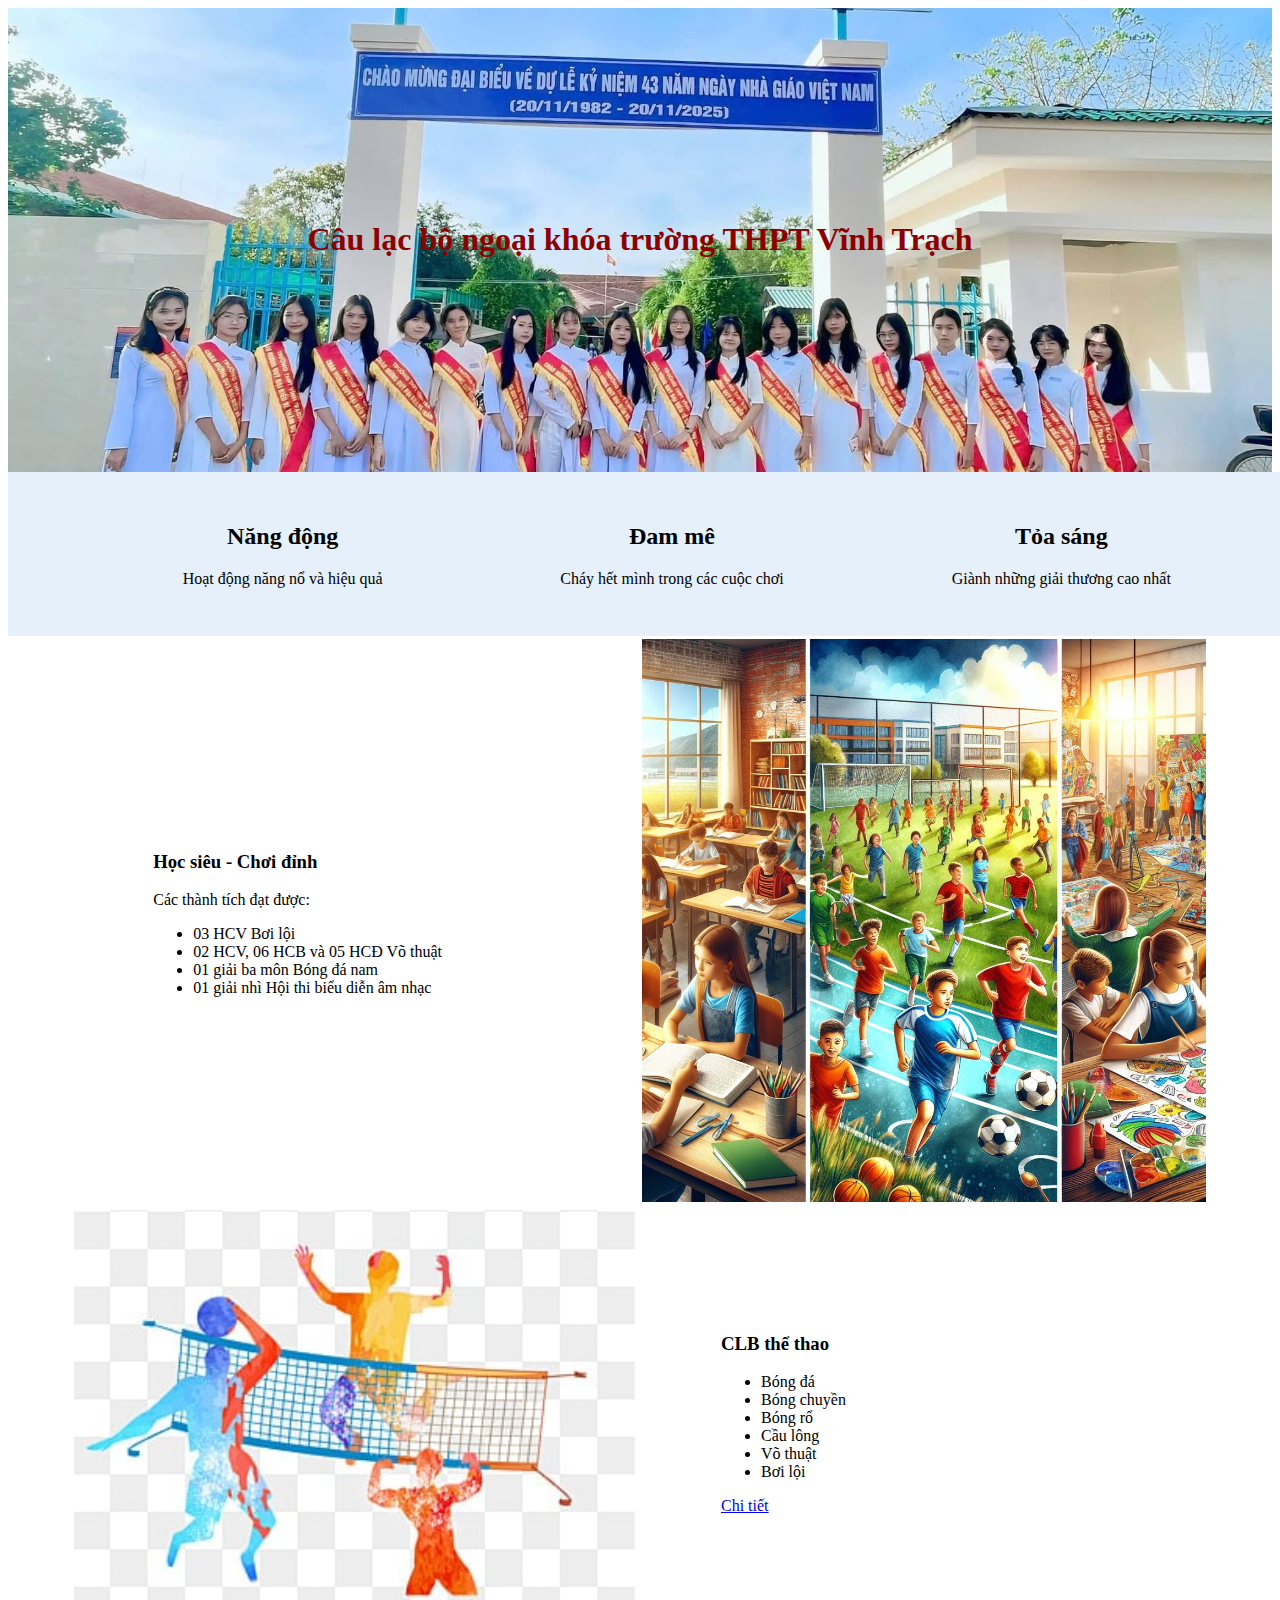
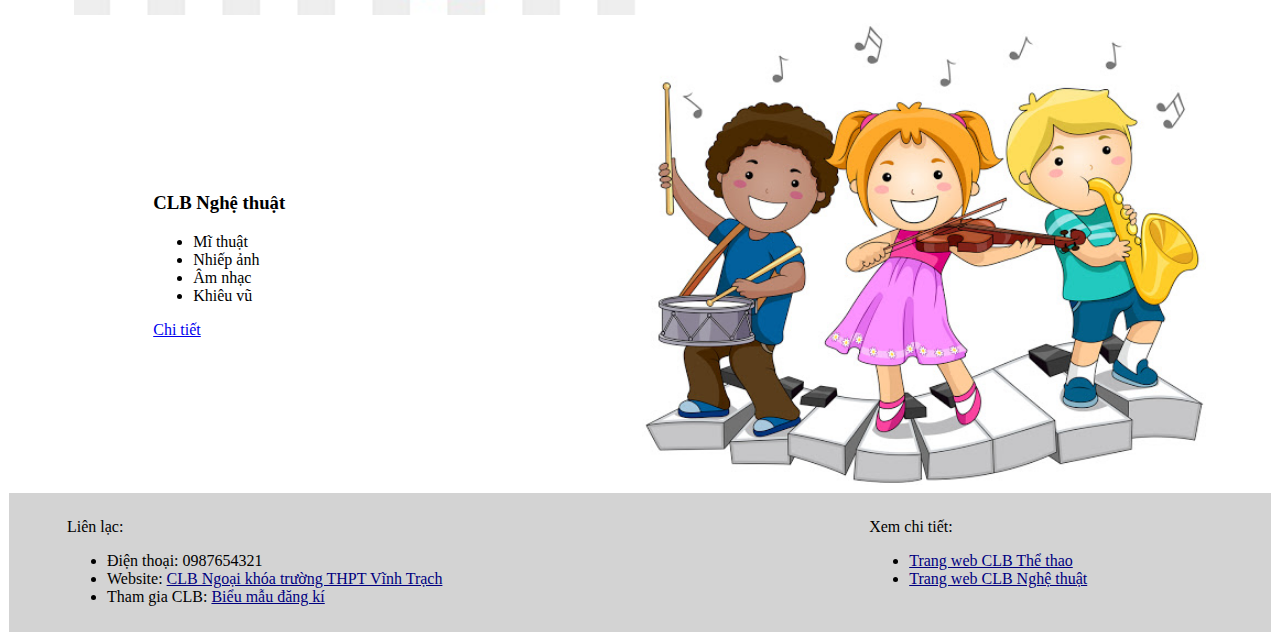
<file: index.html>
<!DOCTYPE html>
<html>
<head>
	<meta charset="utf-8">
	<meta name="viewport" content="width=device-width, initial-scale=1">
	<title> </title>
	<link rel="stylesheet" type="text/css" href="styles.css">
</head>
<body>
<header>
	<div class="banner">
		<h1>Câu lạc bộ ngoại khóa trường THPT Vĩnh Trạch</h1>
	</div>
	<div class="slogan">
		<div class="row">
			<div id="b3a" class="block_3">
				<h2>Năng động</h2>
				<p>Hoạt động năng nổ và hiệu quả</p>
			</div>
			<div id="b3b" class="block_3">
				<h2>Đam mê</h2>
				<p>Cháy hết mình trong các cuộc chơi</p>
			</div>
			<div id="b3c"class="block_3">
				<h2>Tỏa sáng</h2>
				<p>Giành những giải thương cao nhất</p>
			</div>	
		</div>
	</div>
</header>
<table>
	<tr>
		<td class="cell_text">
			<h3>Học siêu - Chơi đỉnh</h3>
			<p>Các thành tích đạt được:</p>
			<ul>
				<li>03 HCV Bơi lội</li>
				<li>02 HCV, 06 HCB và 05 HCĐ Võ thuật</li>
				<li>01 giải ba môn Bóng đá nam</li>
				<li>01 giải nhì Hội thi biểu diễn âm nhạc</li>
			</ul>
		</td>
		<td class="cell_img"><img src="images/cac_clb.png" class="img"></td>
	</tr>
	<tr>
		<td class="cell_img"><img src="images/bong_chuyen.png" alt="Câu lạc bộ thể thao" class="img"></td>
		<td class="cell_text">
			<h3>CLB thể thao</h3>
			<ul>
				<li>Bóng đá</li>
				<li>Bóng chuyền</li>
				<li>Bóng rổ</li>
				<li>Cầu lông</li>
				<li>Võ thuật</li>
				<li>Bơi lội</li>
			</ul>
			<a href="the_thao.html">Chi tiết</a>
		</td>
	</tr>
	<tr>
		<td class="cell_text">
		<h3>CLB Nghệ thuật</h3>
			<ul>
				<li>Mĩ thuật</li>
				<li>Nhiếp ảnh</li>
				<li>Âm nhạc</li>
				<li>Khiêu vũ</li>
			</ul>
			<a href="nghe_thuat.html">Chi tiết</a>
		</td>
		<td class="cell_img"><img src="images/am_nhac.png" alt="Câu lạc bộ nghệ thuật" class="img"></td>
	</tr>
</table>
<footer>
	<div class="row">
		<div style="width: 60%;">
			<p>Liên lạc:</p>
			<ul>
				<li>Điện thoại: 0987654321</li>
				<li>Website: <a href="index.html" class="link">CLB Ngoại khóa trường THPT Vĩnh Trạch </a></li>
				<li>Tham gia CLB: <a href="dang_ki.html" class="link">Biểu mẫu đăng kí</a></li>
			</ul>
		</div>
		<div style="width: 10%;"></div>
		<div style="width: 30%;">
		<p>Xem chi tiết:</p>
			<ul>
				<li><a href="the_thao.html" class="link">Trang web CLB Thể thao</a></li>
				<li><a href="nghe_thuat.html" class="link">Trang web CLB Nghệ thuật</a></li>
			</ul>
		</div>
	</div>
</footer>
</body>
</html>
</file>
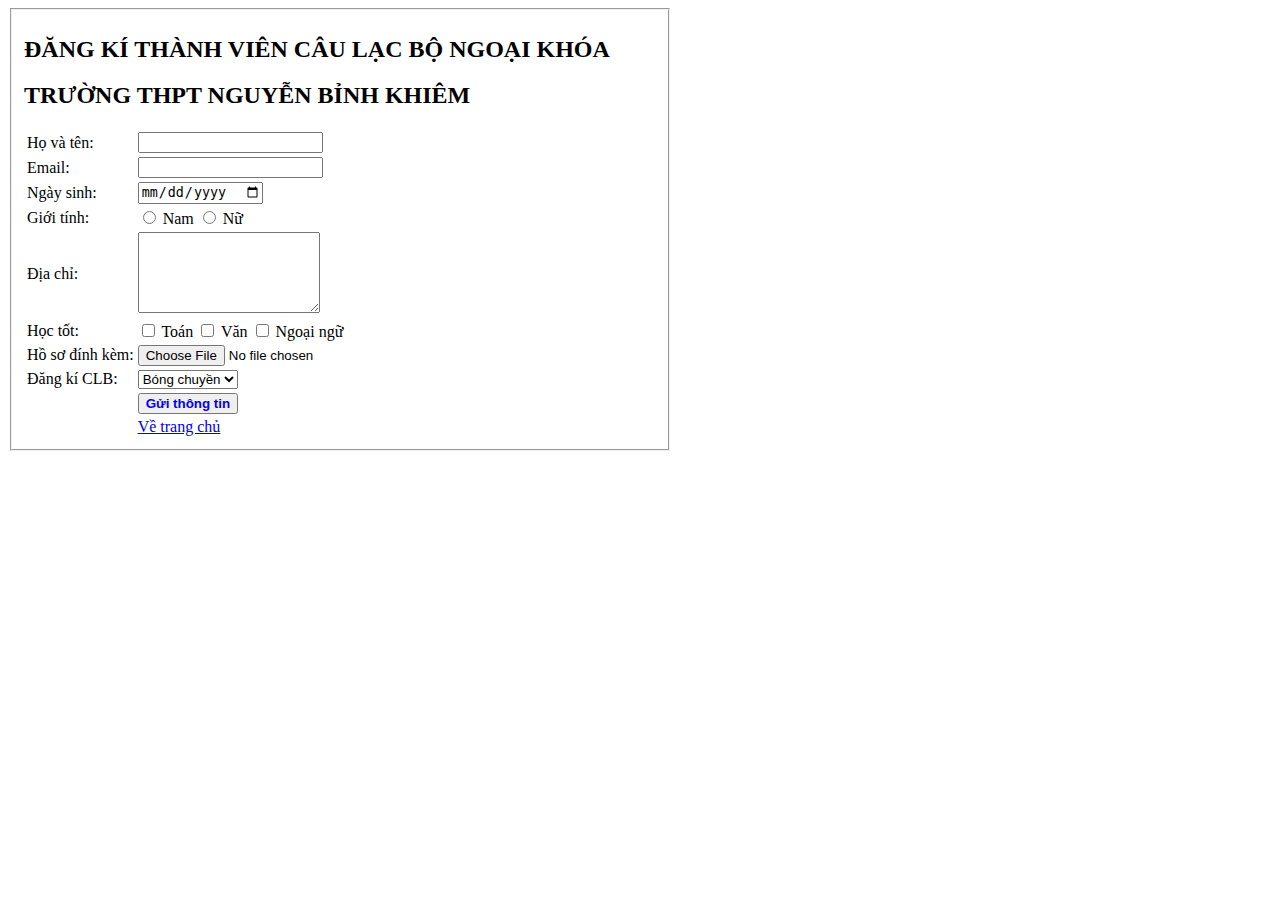
<file: dang_ki.html>
<!DOCTYPE html>
<html>
<head>
	<meta charset="utf-8">
	<meta name="viewport" content="width=device-width, initial-scale=1">
	<title></title>
</head>
<body>
	
<form>
	<fieldset style="width: 50%;">
		<h2>ĐĂNG KÍ THÀNH VIÊN CÂU LẠC BỘ NGOẠI KHÓA</h2>
		<h2>TRƯỜNG THPT NGUYỄN BỈNH KHIÊM</h2>
		<table>
			<tr>
				<td><label for="hoten">Họ và tên:</label></td>
				<td><input id="hoten" type="text"></td>
			</tr>
			<tr>
				<td><label for="email">Email:</label></td>
				<td><input id="email" type="email"></td>
			</tr>
			<tr>			
				<td><label for="ngaysinh">Ngày sinh:</label></td>
				<td><input id="ngaysinh" type="date"></td>
			</tr>
			<tr>
				<td><label>Giới tính:</label></td>
				<td>
				<input id="nam" type="radio" name="gioitinh" value="nam">
				<label for="nam">Nam</label>
				<input id="nu" type="radio" name="gioitinh" value="nu">
				<label for="nu">Nữ</label>
				</td>
			</tr>
			<tr>			
				<td><label for="diachi">Địa chỉ:</label></td>
				<td><textarea id="diachi" name="diachi" rows="5" cols="20">
					</textarea>
				</td>
			</tr>
				<td><label>Học tốt:</label></td>
				<td>
				<input type="checkbox" id="toan" name="monthi" value="toan">
				<label for="toan">Toán</label>
				<input type="checkbox" id="van" name="monthi" value="van">
				<label for="van">Văn</label>
				<input type="checkbox" id="ngoaingu" name="monthi" value="ngoaingu">
				<label for="ngoaingu">Ngoại ngữ</label></td>
			</tr>
			<tr>			
				<td><label for="hoso">Hồ sơ đính kèm:</label></td>
				<td><input id="hoso" type="file"></td>
			</tr>
			<tr>
				<td><label for="dk">Đăng kí CLB:</label></td>
				<td><select id="dk" name="dk">
					<option value="bc">Bóng chuyền</option>
					<option value="bd">Bóng đá</option>				
					<option value="br">Bóng rổ</option>
					<option value="bl">Bơi lội</option>
					<option value="cl">Cầu lông</option>
					<option value="vt">Võ thuật</option>				
					<option value="an">Âm nhạc</option>
					<option value="kv">Khiêu vũ</option>
					<option value="mt">Mĩ thuật</option>
					<option value="na">Nhiếp ảnh</option>
				</select>
				</td>
			</tr>
			<tr><td></td>
				<td ><button style="color: blue; font-weight: bold;" type="submit">Gửi thông tin</button></td>
			</tr>
			<tr><td></td>
				<td ><a href="index.html" class="link">Về trang chủ </a></td>
			</tr>
			
		</table>
	</fieldset>
</form>
</body>
</html>
</file>
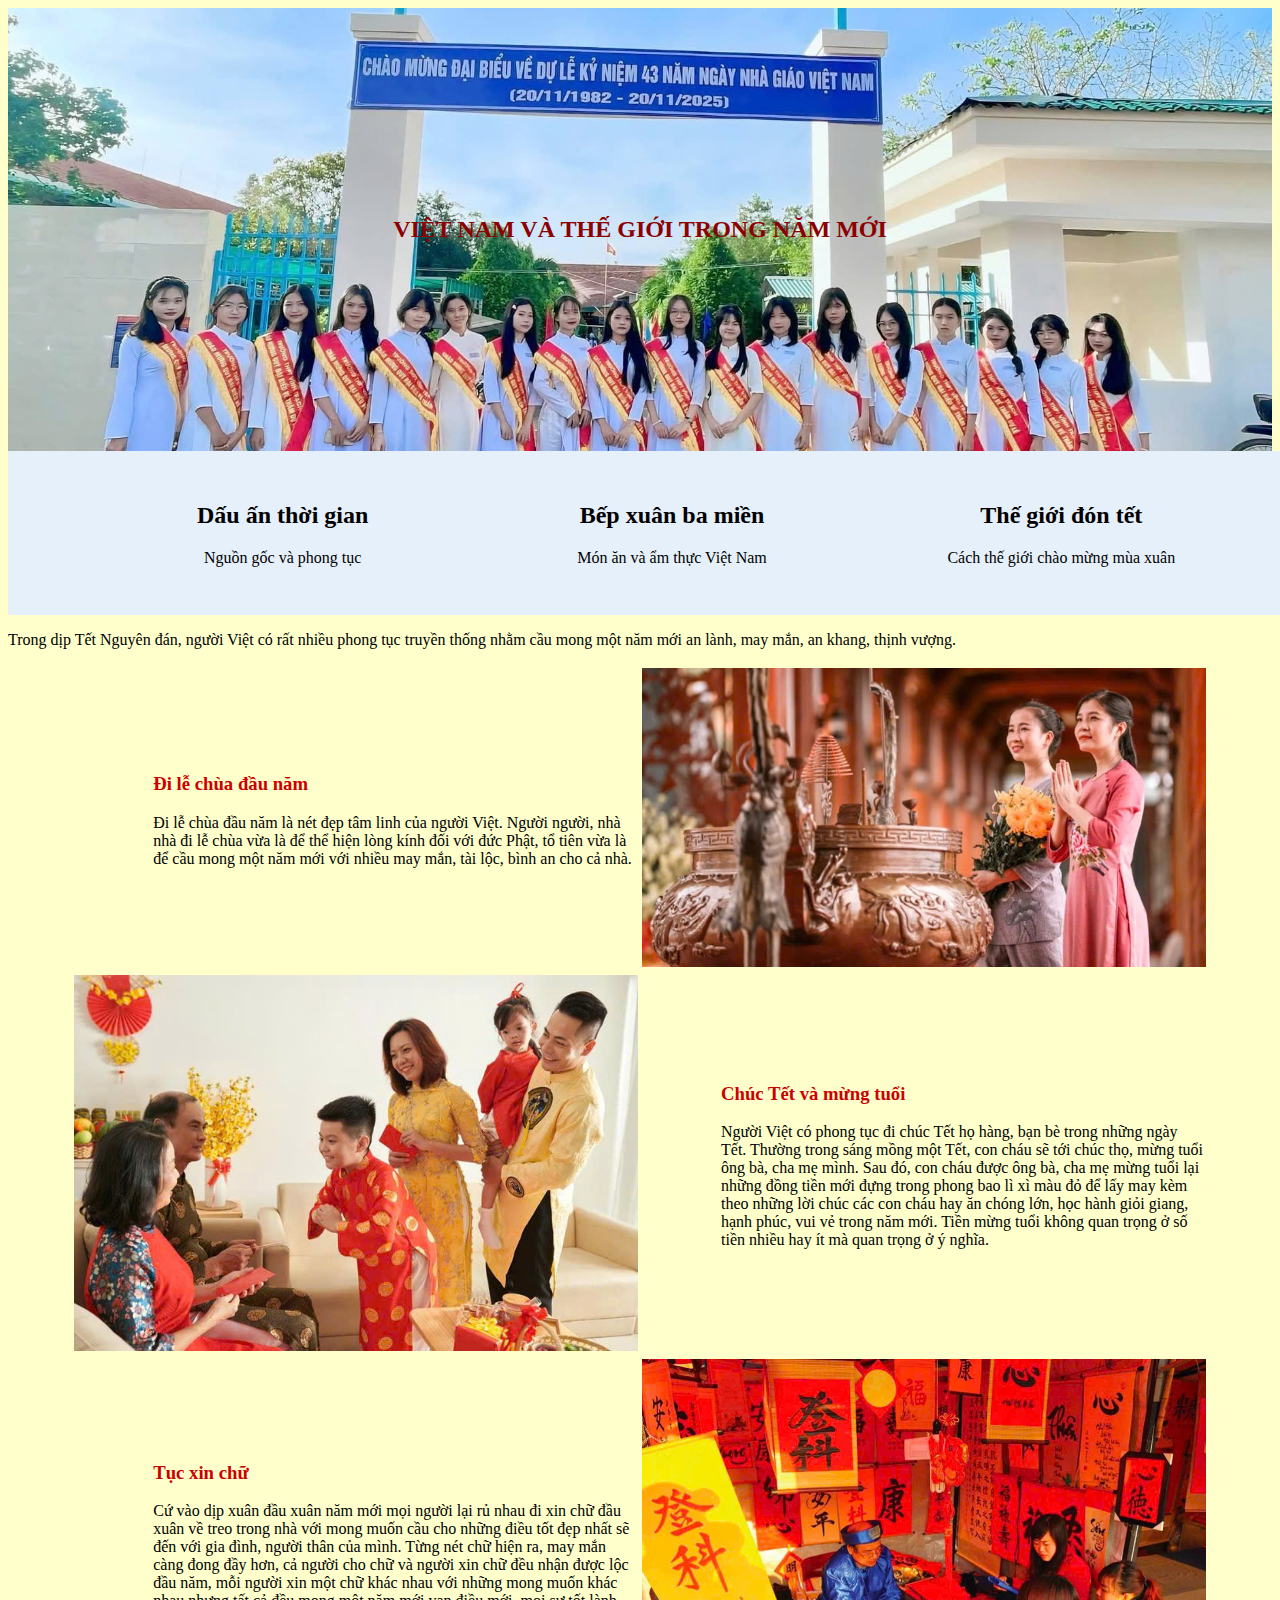
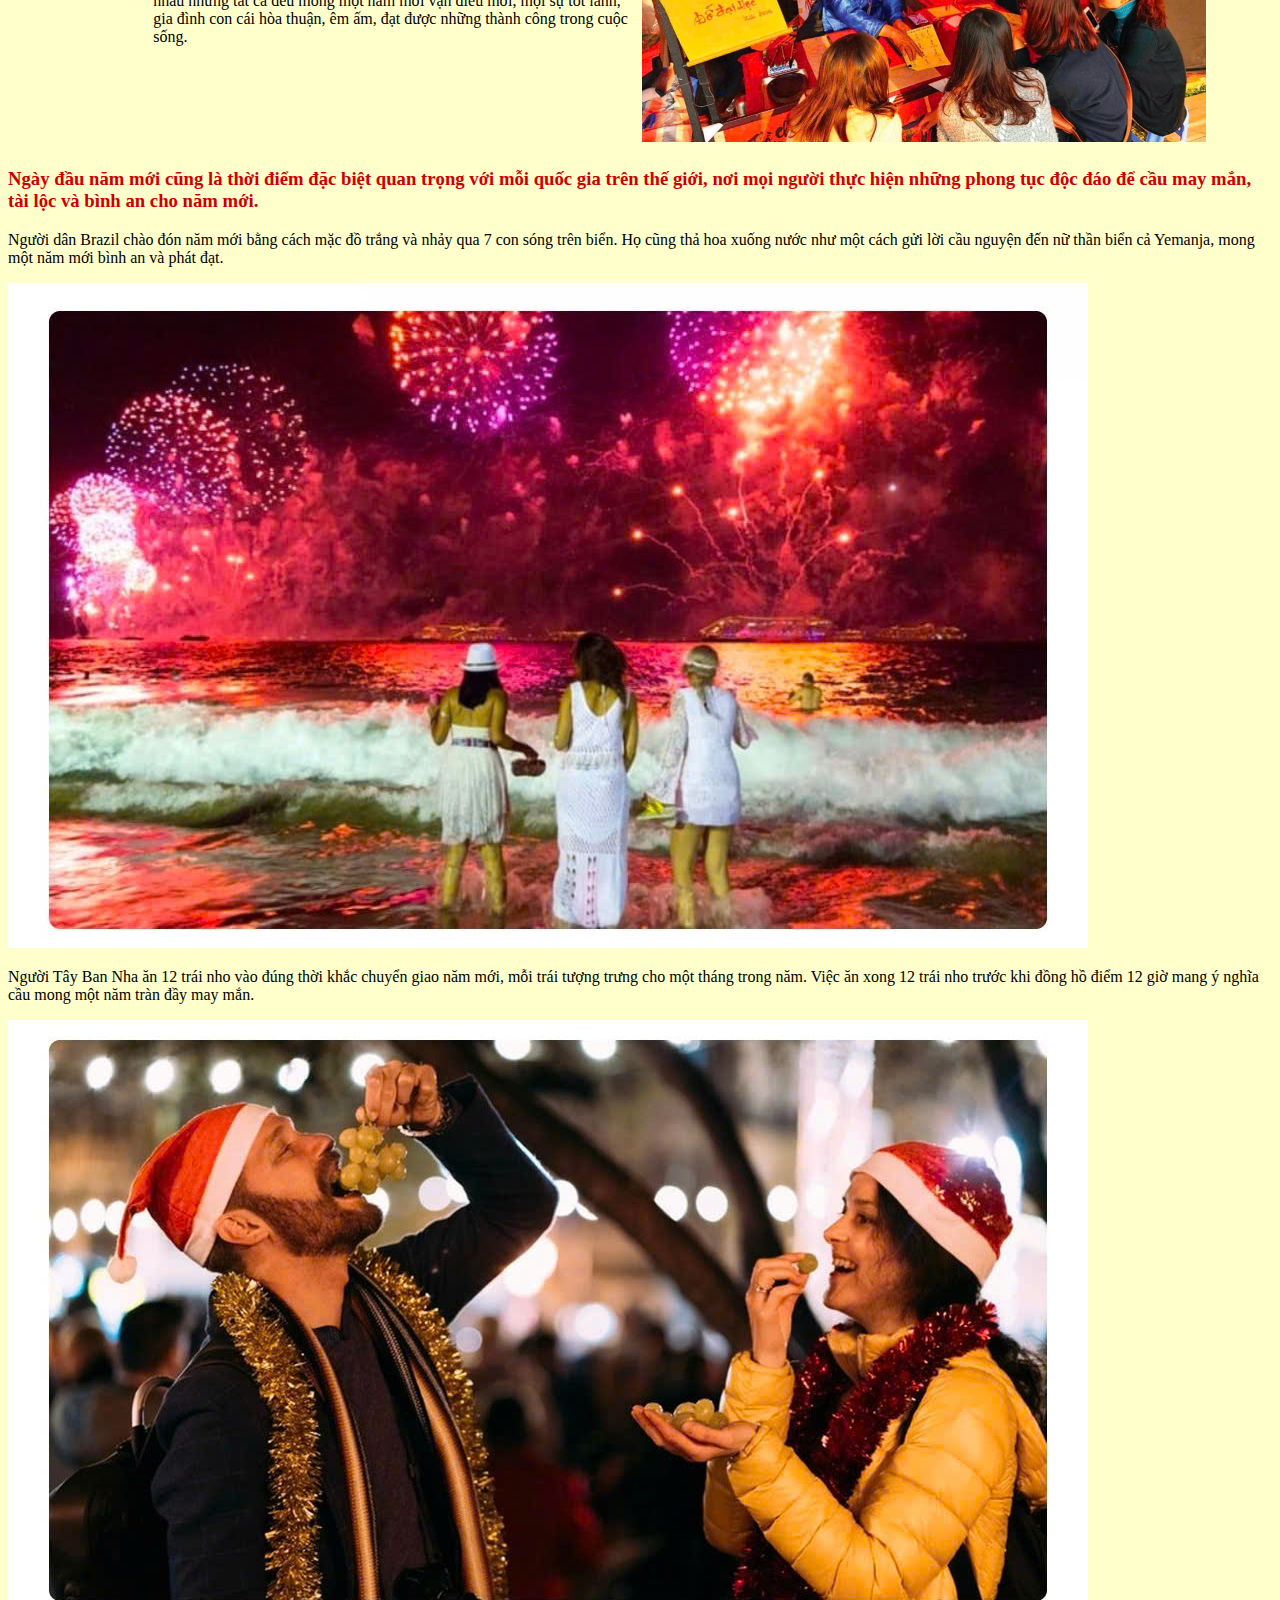
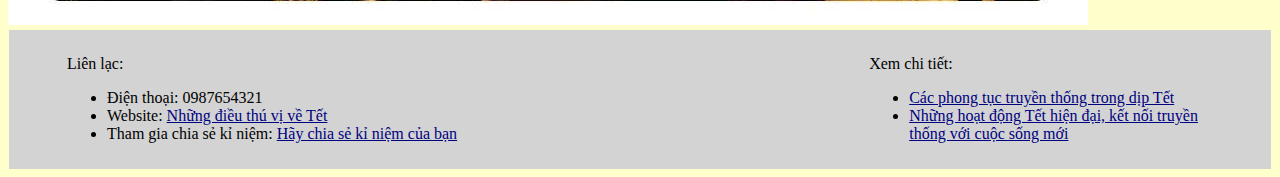
<file: hiendai.html>
<!DOCTYPE html>
<html>
<head>
	<meta charset="utf-8">
	<meta name="viewport" content="width=device-width, initial-scale=1">
	<title> </title>
	<link rel="stylesheet" type="text/css" href="styles.css">
    <style> body {background-color: #ffffcc;}
	span {color:#cc0000;} h1 {font-size:150%;}</style>
</head>
<body>
<header>
	<div class="banner">
		<h1>VIỆT NAM VÀ THẾ GIỚI TRONG NĂM MỚI</h1>
	</div>
	<div class="slogan">
		<div class="row">
			<div id="b3a" class="block_3">
				<h2>Dấu ấn thời gian</h2>
				<p>Nguồn gốc và phong tục</p>
			</div>
			<div id="b3b" class="block_3">
				<h2>Bếp xuân ba miền</h2>
				<p>Món ăn và ẩm thực Việt Nam</p>
			</div>
			<div id="b3c"class="block_3">
				<h2>Thế giới đón tết</h2>
				<p>Cách thế giới chào mừng mùa xuân</p>
			</div>	
		</div>
	</div>
</header>
	<p>Trong dịp Tết Nguyên đán, người Việt có rất nhiều phong tục truyền thống nhằm cầu mong một năm mới an lành, may mắn, an khang, thịnh vượng.</p>
<table>
	<tr>
		<td class="cell_text">
			<h3><span>Đi lễ chùa đầu năm</span></h3>
			<p> Đi lễ chùa đầu năm là nét đẹp tâm linh của người Việt. Người người, nhà nhà đi lễ chùa vừa là để thể hiện lòng kính đối với đức Phật, tổ tiên vừa là để cầu mong một năm mới với nhiều may mắn, tài lộc, bình an cho cả nhà.</p>
		</td>
		<td class="cell_img"><img src="image/chua.jpg" class="img"></td>
	</tr>
	<tr>
		<td class="cell_img"><img src="image/chuctet.jpg" alt="Chúc tết mọi người" class="img"></td>
		<td class="cell_text">
			<h3><span>Chúc Tết và mừng tuổi</span></h3>
			<p> Người Việt có phong tục đi chúc Tết họ hàng, bạn bè trong những ngày Tết. Thường trong sáng mồng một Tết, con cháu sẽ tới chúc thọ, mừng tuổi ông bà, cha mẹ mình. Sau đó, con cháu được ông bà, cha mẹ mừng tuổi lại những đồng tiền mới đựng trong phong bao lì xì màu đỏ để lấy may kèm theo những lời chúc các con cháu hay ăn chóng lớn, học hành giỏi giang, hạnh phúc, vui vẻ trong năm mới. Tiền mừng tuổi không quan trọng ở số tiền nhiều hay ít mà quan trọng ở ý nghĩa.</p>
		</td>
	</tr>
	<tr>
		<td class="cell_text">
		<h3><span>Tục xin chữ</span></h3>
			<p>Cứ vào dịp xuân đầu xuân năm mới mọi người lại rủ nhau đi xin chữ đầu xuân về treo trong nhà với mong muốn cầu cho những điều tốt đẹp nhất sẽ đến với gia đình, người thân của mình. Từng nét chữ hiện ra, may mắn càng đong đầy hơn, cả người cho chữ và người xin chữ đều nhận được lộc đầu năm, mỗi người xin một chữ khác nhau với những mong muốn khác nhau nhưng tất cả đều mong một năm mới vạn điều mới, mọi sự tốt lành, gia đình con cái hòa thuận, êm ấm, đạt được những thành công trong cuộc sống.</p>
		</td>
		<td class="cell_img"><img src="image/chu.jpg" alt="Tục xin chữ đầu năm" class="img"></td>
	</tr>
</table>
	<h3><span>Ngày đầu năm mới cũng là thời điểm đặc biệt quan trọng với mỗi quốc gia trên thế giới, nơi mọi người thực hiện những phong tục độc đáo để cầu may mắn, tài lộc và bình an cho năm mới.</span></h3>
    <p> Người dân Brazil chào đón năm mới bằng cách mặc đồ trắng và nhảy qua 7 con sóng trên biển. Họ cũng thả hoa xuống nước như một cách gửi lời cầu nguyện đến nữ thần biển cả Yemanja, mong một năm mới bình an và phát đạt.</p>
	<img src="image/song.jpg" alt=" Nhảy qua các con sóng">
	<p>Người Tây Ban Nha ăn 12 trái nho vào đúng thời khắc chuyển giao năm mới, mỗi trái tượng trưng cho một tháng trong năm. Việc ăn xong 12 trái nho trước khi đồng hồ điểm 12 giờ mang ý nghĩa cầu mong một năm tràn đầy may mắn.</p>
    <img src="image/nho2.jpg" alt="Ăn nho vào ngày năm mới">
	<footer>
	<div class="row">
		<div style="width: 60%;">
			<p>Liên lạc:</p>
			<ul>
				<li>Điện thoại: 0987654321</li>
				<li>Website: <a href="index.html" class="link">Những điều thú vị về Tết</a></li>
				<li>Tham gia chia sẻ kỉ niệm: <a href="dang_ki.html" class="link"> Hãy chia sẻ kỉ niệm của bạn</a></li>
			</ul>
		</div>
		<div style="width: 10%;"></div>
		<div style="width: 30%;">
		<p>Xem chi tiết:</p>
			<ul>
				<li><a href="phongtuc-monan.html" class="link">Các phong tục truyền thống trong dịp Tết</a></li>
				<li><a href="hiendai.html" class="link">Những hoạt động Tết hiện đại, kết nối truyền thống với cuộc sống mới</a></li>
			</ul>
		</div>
	</div>
</footer>
</body>
</html>
</file>
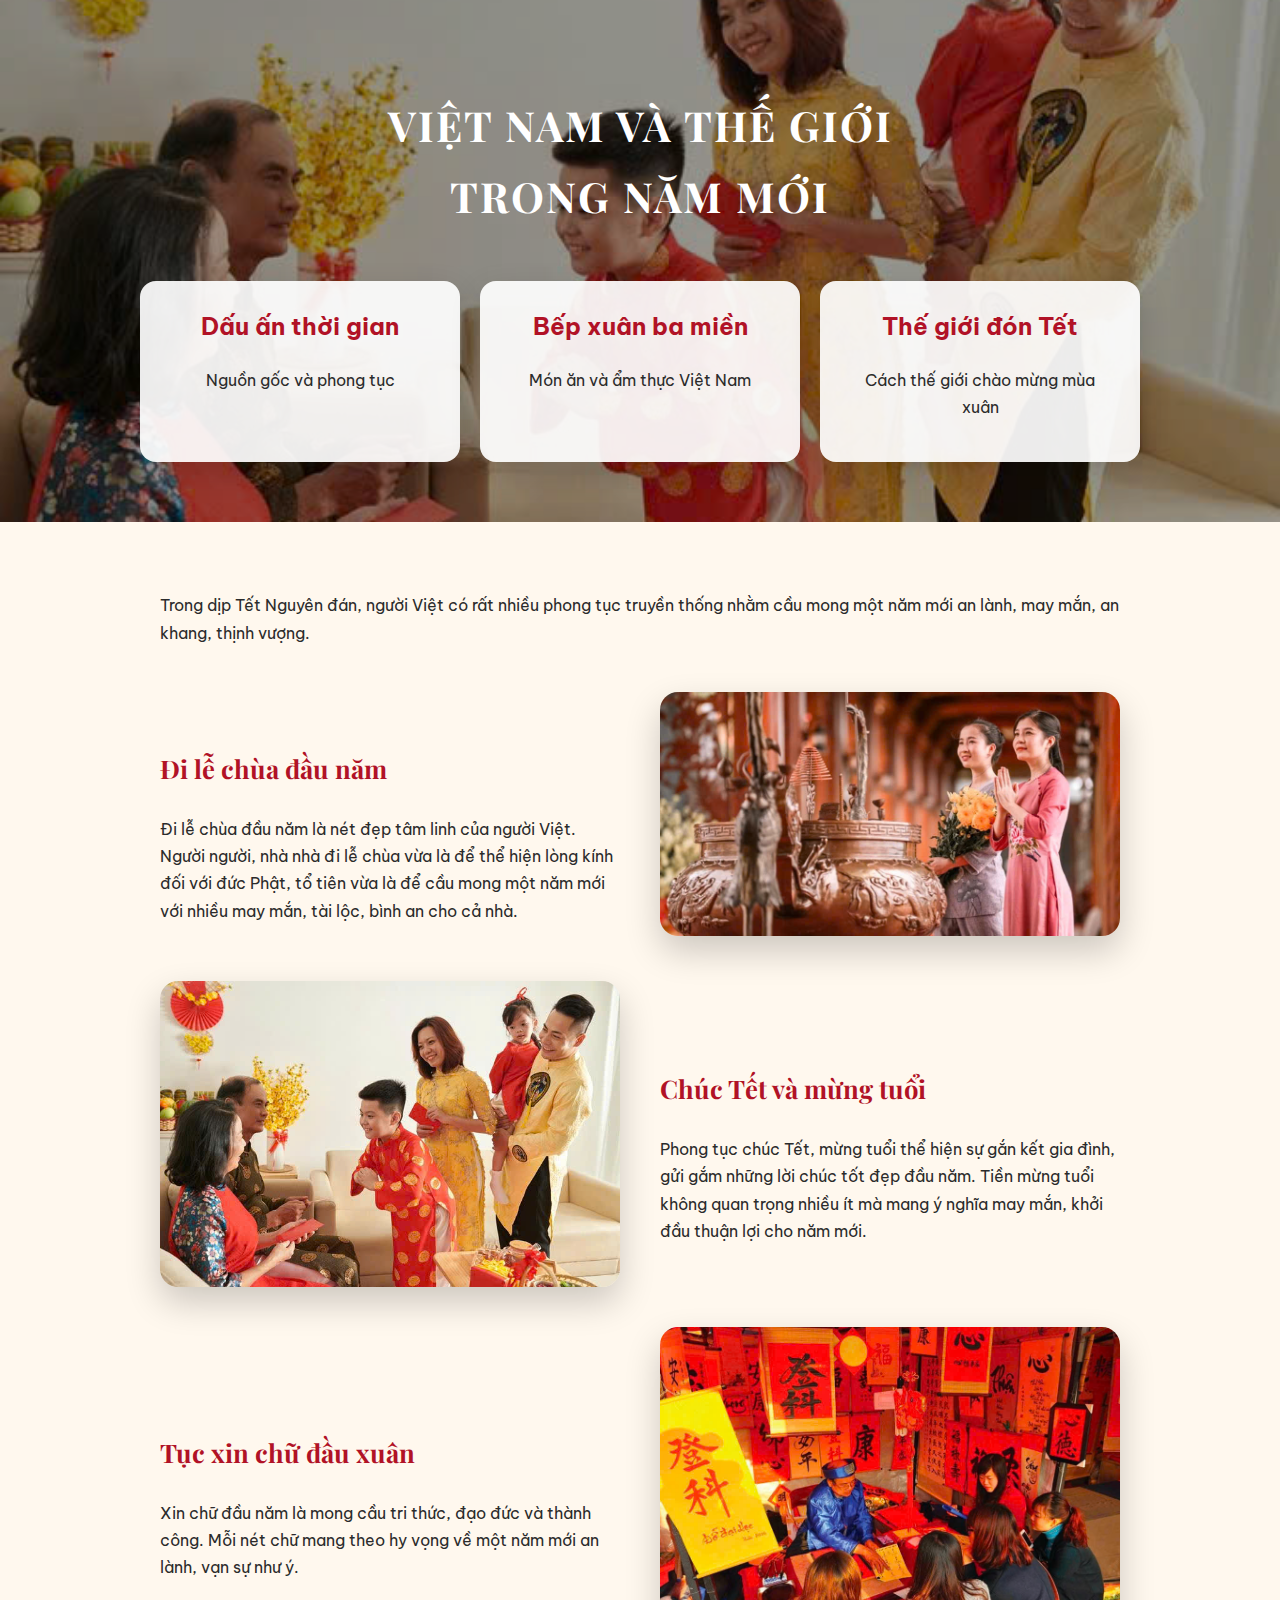
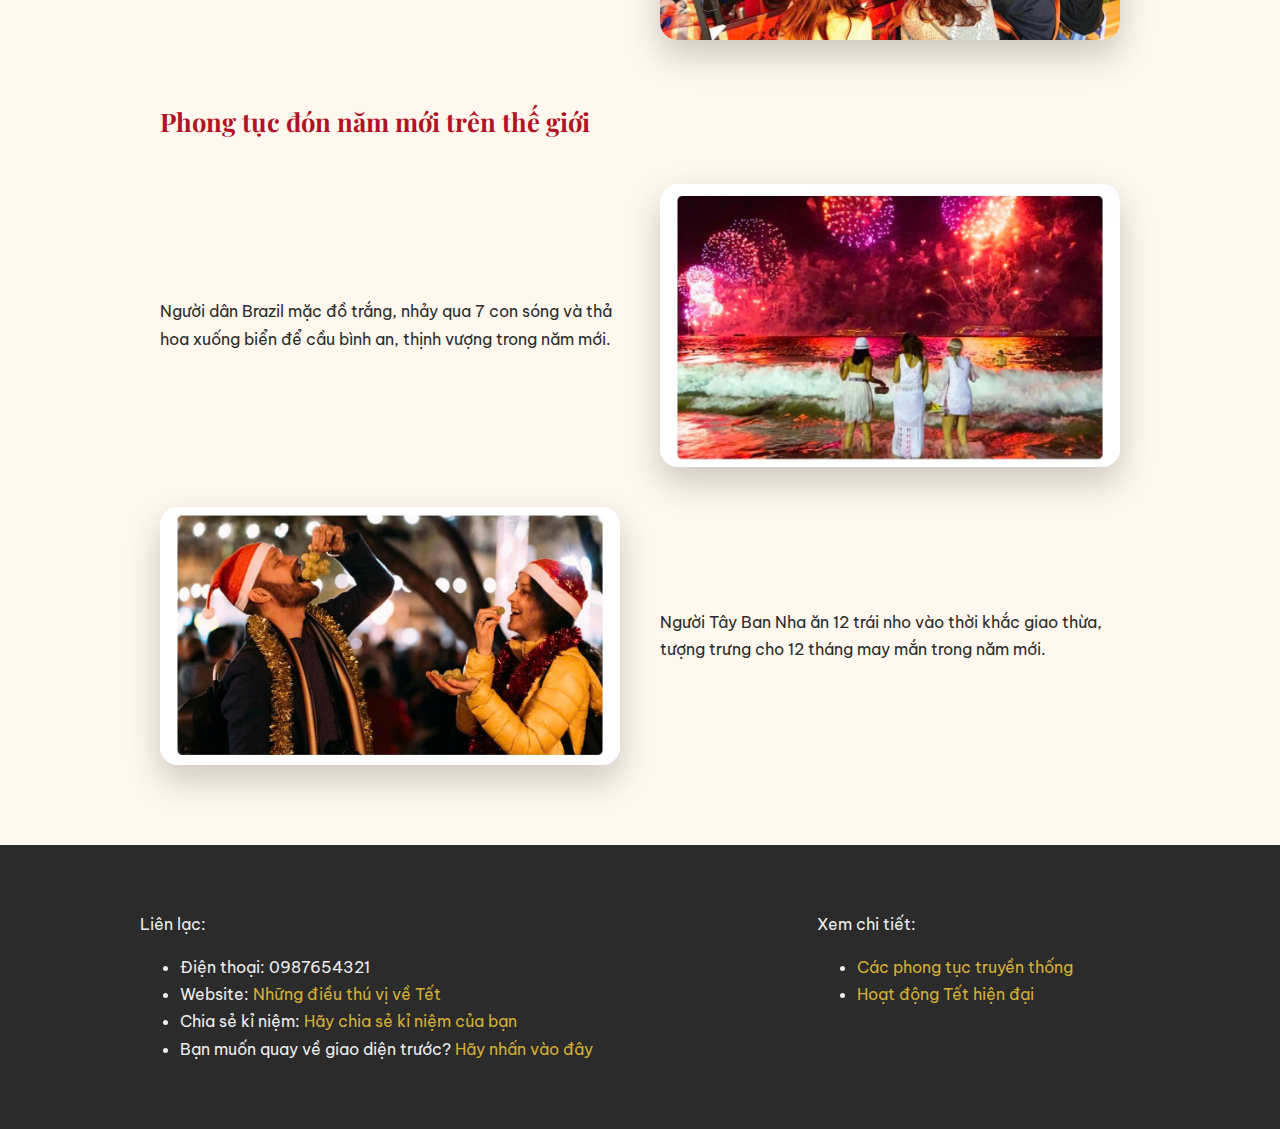
<file: hiendai2 (1).html>
<!DOCTYPE html>
<html lang="vi">
<head>
  <meta charset="utf-8">
  <meta name="viewport" content="width=device-width, initial-scale=1">
  <title>Việt Nam và Thế giới trong năm mới</title>
  <link href="https://fonts.googleapis.com/css2?family=Playfair+Display:wght@600;700&family=Be+Vietnam+Pro:wght@300;400;500&display=swap" rel="stylesheet">
  <style>
    :root{
      --red:#b11226;
      --gold:#d4af37;
      --cream:#fff8ee;
      --dark:#2b2b2b;
    }
    *{box-sizing:border-box}
    body{
      margin:0;
      font-family:'Be Vietnam Pro',sans-serif;
      background:var(--cream);
      color:var(--dark);
      line-height:1.7;
    }
    header{
      background:linear-gradient(rgba(0,0,0,.4),rgba(0,0,0,.4)),url('image/chuctet.jpg') center/cover no-repeat;
      color:#fff;
      text-align:center;
      padding:90px 20px 60px;
    }
    header h1{
      font-family:'Playfair Display',serif;
      font-size:2.6rem;
      margin:0;
      letter-spacing:2px;
    }
    .slogan{
      display:grid;
      grid-template-columns:repeat(auto-fit,minmax(220px,1fr));
      gap:20px;
      max-width:1000px;
      margin:50px auto 0;
    }
    .block{
      background:rgba(255,255,255,.92);
      color:var(--dark);
      border-radius:16px;
      padding:25px;
      box-shadow:0 10px 30px rgba(0,0,0,.15);
      transition:.3s;
    }
    .block:hover{transform:translateY(-6px)}
    .block h2{color:var(--red);margin-top:0}
    main{
      max-width:1000px;
      margin:70px auto;
      padding:0 20px;
    }
    h3{
      font-family:'Playfair Display',serif;
      color:var(--red);
      font-size:1.6rem;
      margin-top:60px;
    }
    .section{
      display:grid;
      grid-template-columns:1fr 1fr;
      gap:40px;
      align-items:center;
      margin-top:40px;
    }
    .section:nth-child(even){grid-template-columns:1fr 1fr}
    .section img{
      width:100%;
      border-radius:18px;
      box-shadow:0 15px 35px rgba(0,0,0,.2);
    }
    @media(max-width:768px){
      .section{grid-template-columns:1fr}
    }
    footer{
      background:var(--dark);
      color:#eee;
      padding:50px 20px;
      margin-top:80px;
    }
    footer .row{
      max-width:1000px;
      margin:auto;
      display:flex;
      flex-wrap:wrap;
      gap:30px;
    }
    footer a{color:var(--gold);text-decoration:none}
  </style>
</head>
<body>
<header>
  <h1>VIỆT NAM VÀ THẾ GIỚI<br>TRONG NĂM MỚI</h1>
  <div class="slogan">
    <div class="block">
      <h2>Dấu ấn thời gian</h2>
      <p>Nguồn gốc và phong tục</p>
    </div>
    <div class="block">
      <h2>Bếp xuân ba miền</h2>
      <p>Món ăn và ẩm thực Việt Nam</p>
    </div>
    <div class="block">
      <h2>Thế giới đón Tết</h2>
      <p>Cách thế giới chào mừng mùa xuân</p>
    </div>
  </div>
</header>
<main>
  <p>Trong dịp Tết Nguyên đán, người Việt có rất nhiều phong tục truyền thống nhằm cầu mong một năm mới an lành, may mắn, an khang, thịnh vượng.</p>
  <div class="section">
    <div>
      <h3>Đi lễ chùa đầu năm</h3>
      <p>Đi lễ chùa đầu năm là nét đẹp tâm linh của người Việt. Người người, nhà nhà đi lễ chùa vừa là để thể hiện lòng kính đối với đức Phật, tổ tiên vừa là để cầu mong một năm mới với nhiều may mắn, tài lộc, bình an cho cả nhà.</p>
    </div>
    <img src="image/chua.jpg" alt="Đi lễ chùa đầu năm">
  </div>
  <div class="section">
    <img src="image/chuctet.jpg" alt="Chúc Tết và mừng tuổi">
    <div>
      <h3>Chúc Tết và mừng tuổi</h3>
      <p>Phong tục chúc Tết, mừng tuổi thể hiện sự gắn kết gia đình, gửi gắm những lời chúc tốt đẹp đầu năm. Tiền mừng tuổi không quan trọng nhiều ít mà mang ý nghĩa may mắn, khởi đầu thuận lợi cho năm mới.</p>
    </div>
  </div>
  <div class="section">
    <div>
      <h3>Tục xin chữ đầu xuân</h3>
      <p>Xin chữ đầu năm là mong cầu tri thức, đạo đức và thành công. Mỗi nét chữ mang theo hy vọng về một năm mới an lành, vạn sự như ý.</p>
    </div>
    <img src="image/chu.jpg" alt="Tục xin chữ đầu năm">
  </div>
  <h3>Phong tục đón năm mới trên thế giới</h3>
  <div class="section">
    <div>
      <p>Người dân Brazil mặc đồ trắng, nhảy qua 7 con sóng và thả hoa xuống biển để cầu bình an, thịnh vượng trong năm mới.</p>
    </div>
    <img src="image/song.jpg" alt="Brazil đón năm mới">
  </div>
  <div class="section">
    <img src="image/nho2.jpg" alt="Tây Ban Nha ăn nho ngày đầu năm">
    <div>
      <p>Người Tây Ban Nha ăn 12 trái nho vào thời khắc giao thừa, tượng trưng cho 12 tháng may mắn trong năm mới.</p>
    </div>
  </div>
</main>
<footer>
  <div class="row">
    <div style="flex:2">
      <p>Liên lạc:</p>
      <ul>
        <li>Điện thoại: 0987654321</li>
        <li>Website: <a href="index2.html">Những điều thú vị về Tết</a></li>
        <li>Chia sẻ kỉ niệm: <a href="dangki2.html">Hãy chia sẻ kỉ niệm của bạn</a></li>
        <li>Bạn muốn quay về giao diện trước? <a href="index.html">Hãy nhấn vào đây</a></li>
      </ul>
    </div>
    <div style="flex:1">
      <p>Xem chi tiết:</p>
      <ul>
        <li><a href="phongtuc2.html">Các phong tục truyền thống</a></li>
        <li><a href="hiendai2.html">Hoạt động Tết hiện đại</a></li>
      </ul>
    </div>
  </div>
</footer>
</body>
</html>
</file>
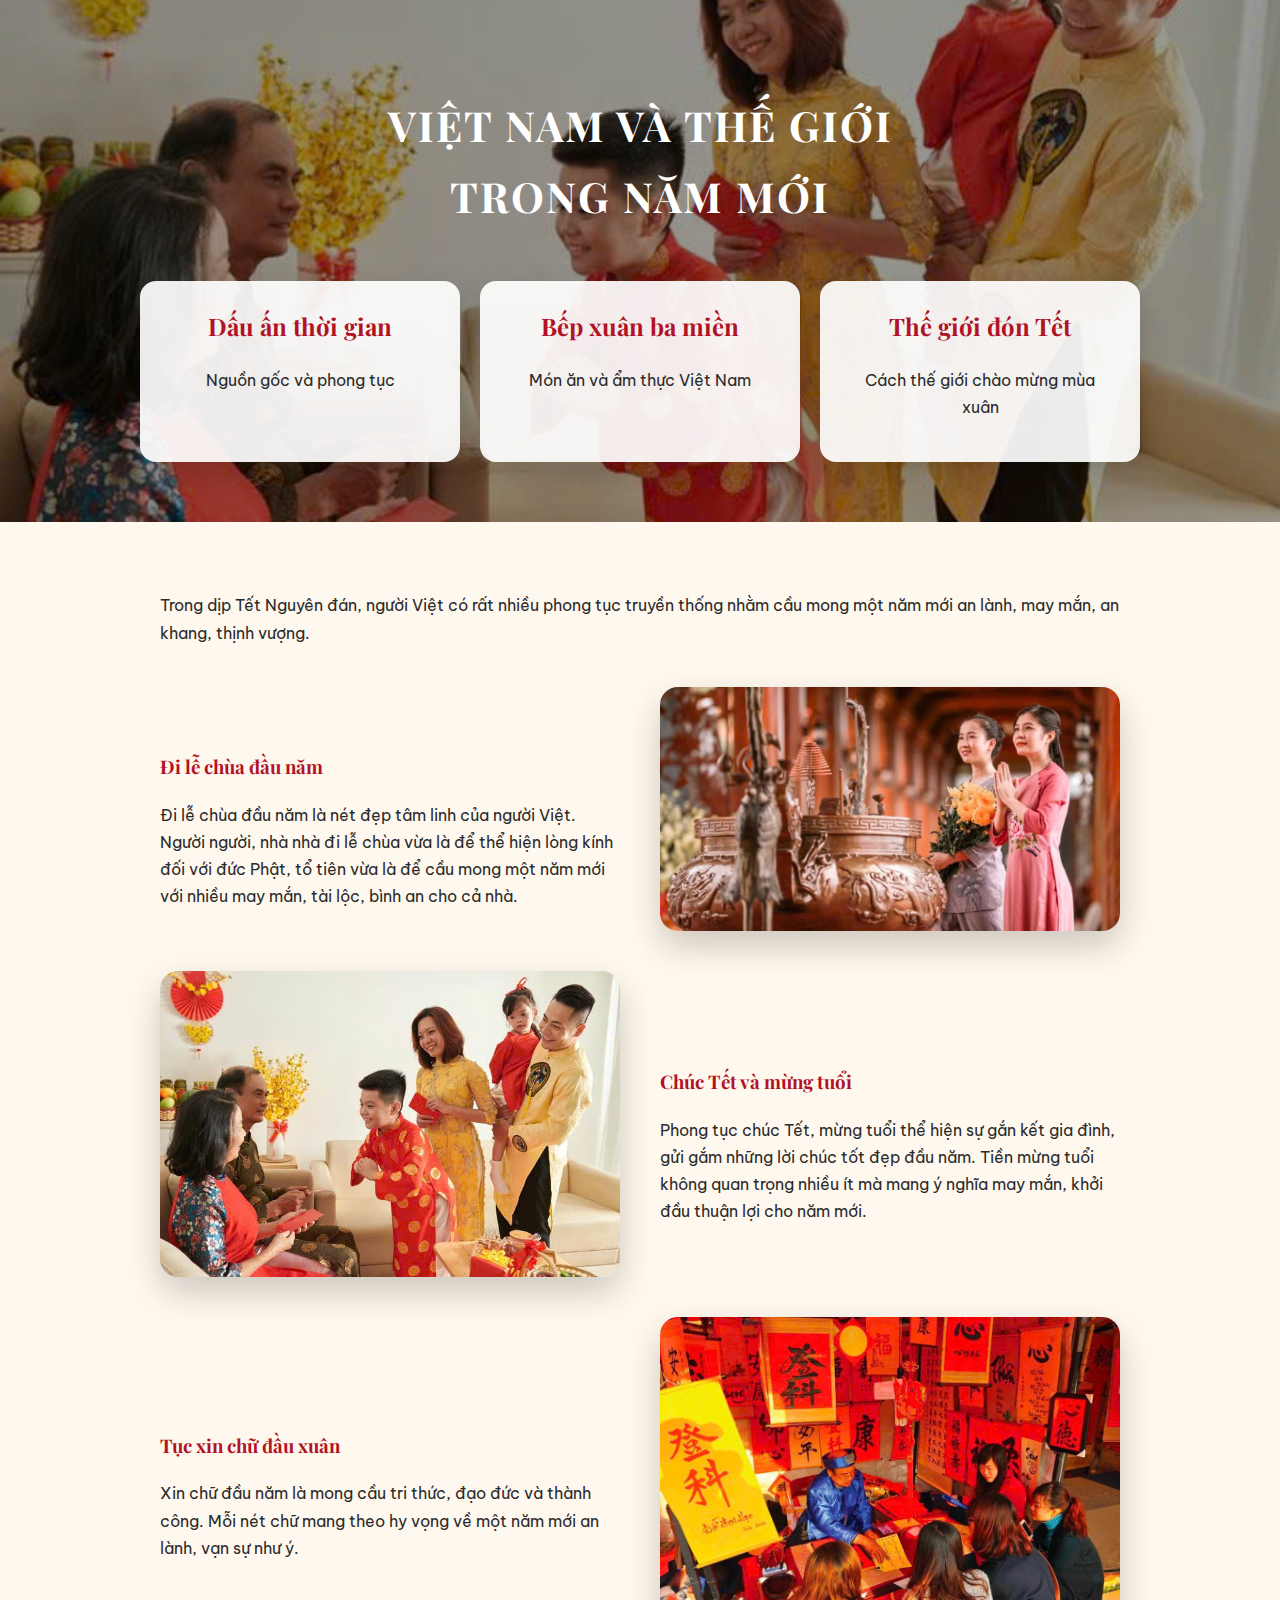
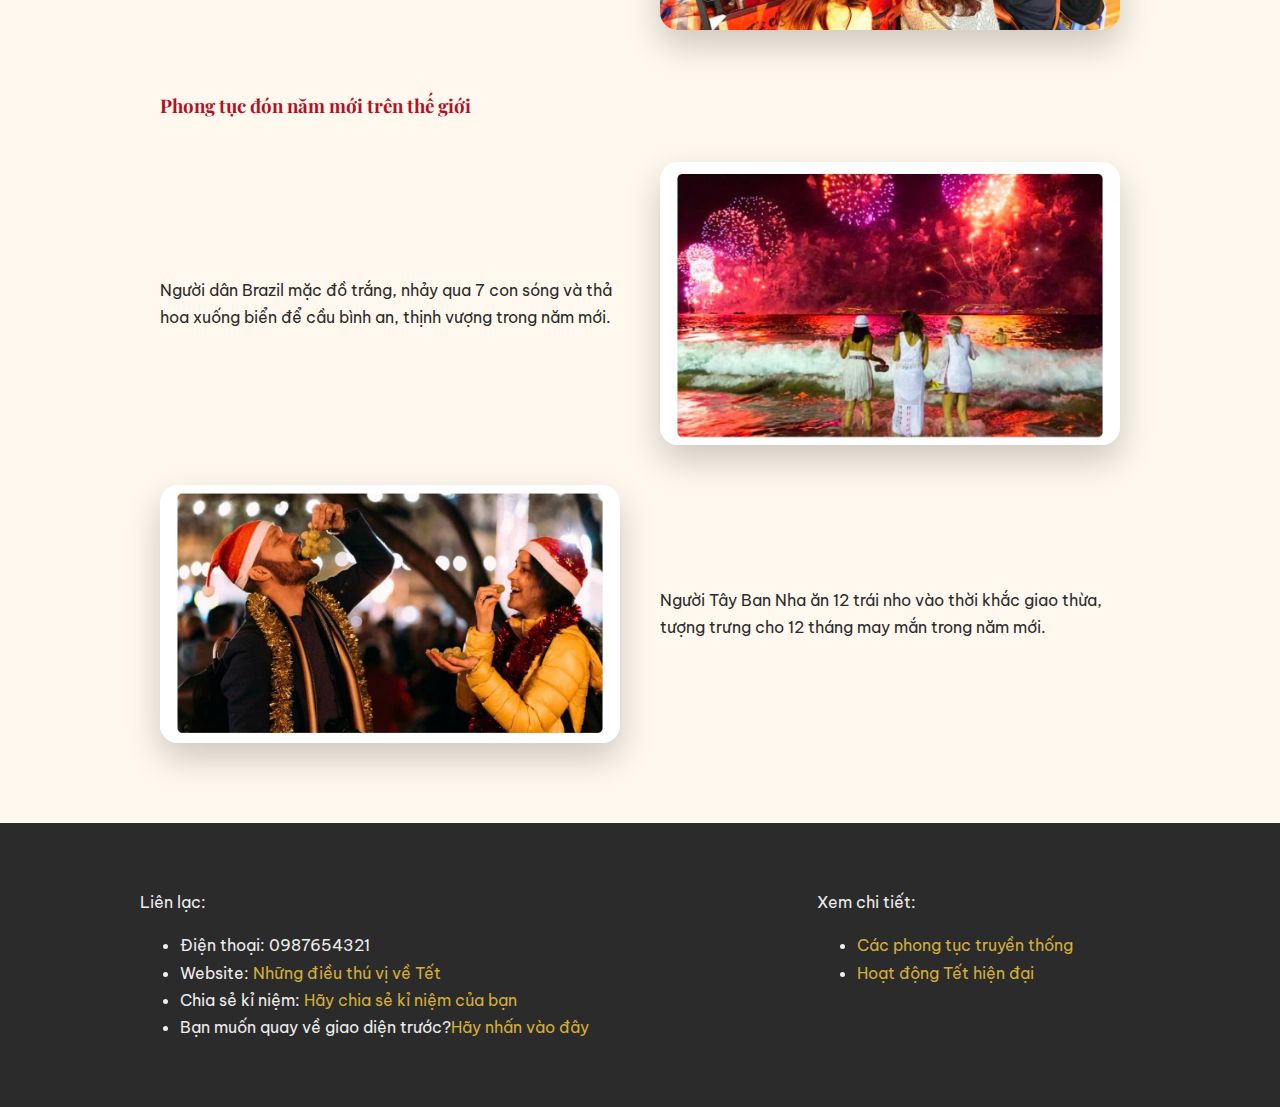
<file: hiendai2.html>
<!DOCTYPE html>
<html lang="vi">
<head>
  <meta charset="utf-8">
  <meta name="viewport" content="width=device-width, initial-scale=1">
  <title>Việt Nam và Thế giới trong năm mới</title>
  <link href="https://fonts.googleapis.com/css2?family=Playfair+Display:wght@600;700&family=Be+Vietnam+Pro:wght@300;400;500&display=swap" rel="stylesheet">
  <link rel="stylesheet" href="style2.css">
  <style>
    header{
      background:linear-gradient(rgba(0,0,0,.4),rgba(0,0,0,.4)),url('image/chuctet.jpg') center/cover no-repeat;
      color:#fff;
      text-align:center;
      padding:90px 20px 60px;
    }
  </style>
</head>
<body>
<header>
  <h1>VIỆT NAM VÀ THẾ GIỚI<br>TRONG NĂM MỚI</h1>
  <div class="slogan">
    <div class="block">
      <h2>Dấu ấn thời gian</h2>
      <p>Nguồn gốc và phong tục</p>
    </div>
    <div class="block">
      <h2>Bếp xuân ba miền</h2>
      <p>Món ăn và ẩm thực Việt Nam</p>
    </div>
    <div class="block">
      <h2>Thế giới đón Tết</h2>
      <p>Cách thế giới chào mừng mùa xuân</p>
    </div>
  </div>
</header>
<main>
  <p>Trong dịp Tết Nguyên đán, người Việt có rất nhiều phong tục truyền thống nhằm cầu mong một năm mới an lành, may mắn, an khang, thịnh vượng.</p>
  <div class="section">
    <div>
      <h3>Đi lễ chùa đầu năm</h3>
      <p>Đi lễ chùa đầu năm là nét đẹp tâm linh của người Việt. Người người, nhà nhà đi lễ chùa vừa là để thể hiện lòng kính đối với đức Phật, tổ tiên vừa là để cầu mong một năm mới với nhiều may mắn, tài lộc, bình an cho cả nhà.</p>
    </div>
    <img src="image/chua.jpg" alt="Đi lễ chùa đầu năm">
  </div>
  <div class="section">
    <img src="image/chuctet.jpg" alt="Chúc Tết và mừng tuổi">
    <div>
      <h3>Chúc Tết và mừng tuổi</h3>
      <p>Phong tục chúc Tết, mừng tuổi thể hiện sự gắn kết gia đình, gửi gắm những lời chúc tốt đẹp đầu năm. Tiền mừng tuổi không quan trọng nhiều ít mà mang ý nghĩa may mắn, khởi đầu thuận lợi cho năm mới.</p>
    </div>
  </div>
  <div class="section">
    <div>
      <h3>Tục xin chữ đầu xuân</h3>
      <p>Xin chữ đầu năm là mong cầu tri thức, đạo đức và thành công. Mỗi nét chữ mang theo hy vọng về một năm mới an lành, vạn sự như ý.</p>
    </div>
    <img src="image/chu.jpg" alt="Tục xin chữ đầu năm">
  </div>
  <h3>Phong tục đón năm mới trên thế giới</h3>
  <div class="section">
    <div>
      <p>Người dân Brazil mặc đồ trắng, nhảy qua 7 con sóng và thả hoa xuống biển để cầu bình an, thịnh vượng trong năm mới.</p>
    </div>
    <img src="image/song.jpg" alt="Brazil đón năm mới">
  </div>
  <div class="section">
    <img src="image/nho2.jpg" alt="Tây Ban Nha ăn nho ngày đầu năm">
    <div>
      <p>Người Tây Ban Nha ăn 12 trái nho vào thời khắc giao thừa, tượng trưng cho 12 tháng may mắn trong năm mới.</p>
    </div>
  </div>
</main>
<footer>
  <div class="row">
    <div style="flex:2">
      <p>Liên lạc:</p>
      <ul>
        <li>Điện thoại: 0987654321</li>
        <li>Website: <a href="index2.html">Những điều thú vị về Tết</a></li>
        <li>Chia sẻ kỉ niệm: <a href="dangki2.html">Hãy chia sẻ kỉ niệm của bạn</a></li>
        <li>Bạn muốn quay về giao diện trước?<a href="index.html">Hãy nhấn vào đây</a></li>
      </ul>
    </div>
    <div style="flex:1">
      <p>Xem chi tiết:</p>
      <ul>    
        <li><a href="phongtuc2.html">Các phong tục truyền thống</a></li>
        <li><a href="hiendai2.html">Hoạt động Tết hiện đại</a></li>
      </ul>
    </div>
  </div>
</footer>
</body>
</html>
</file>
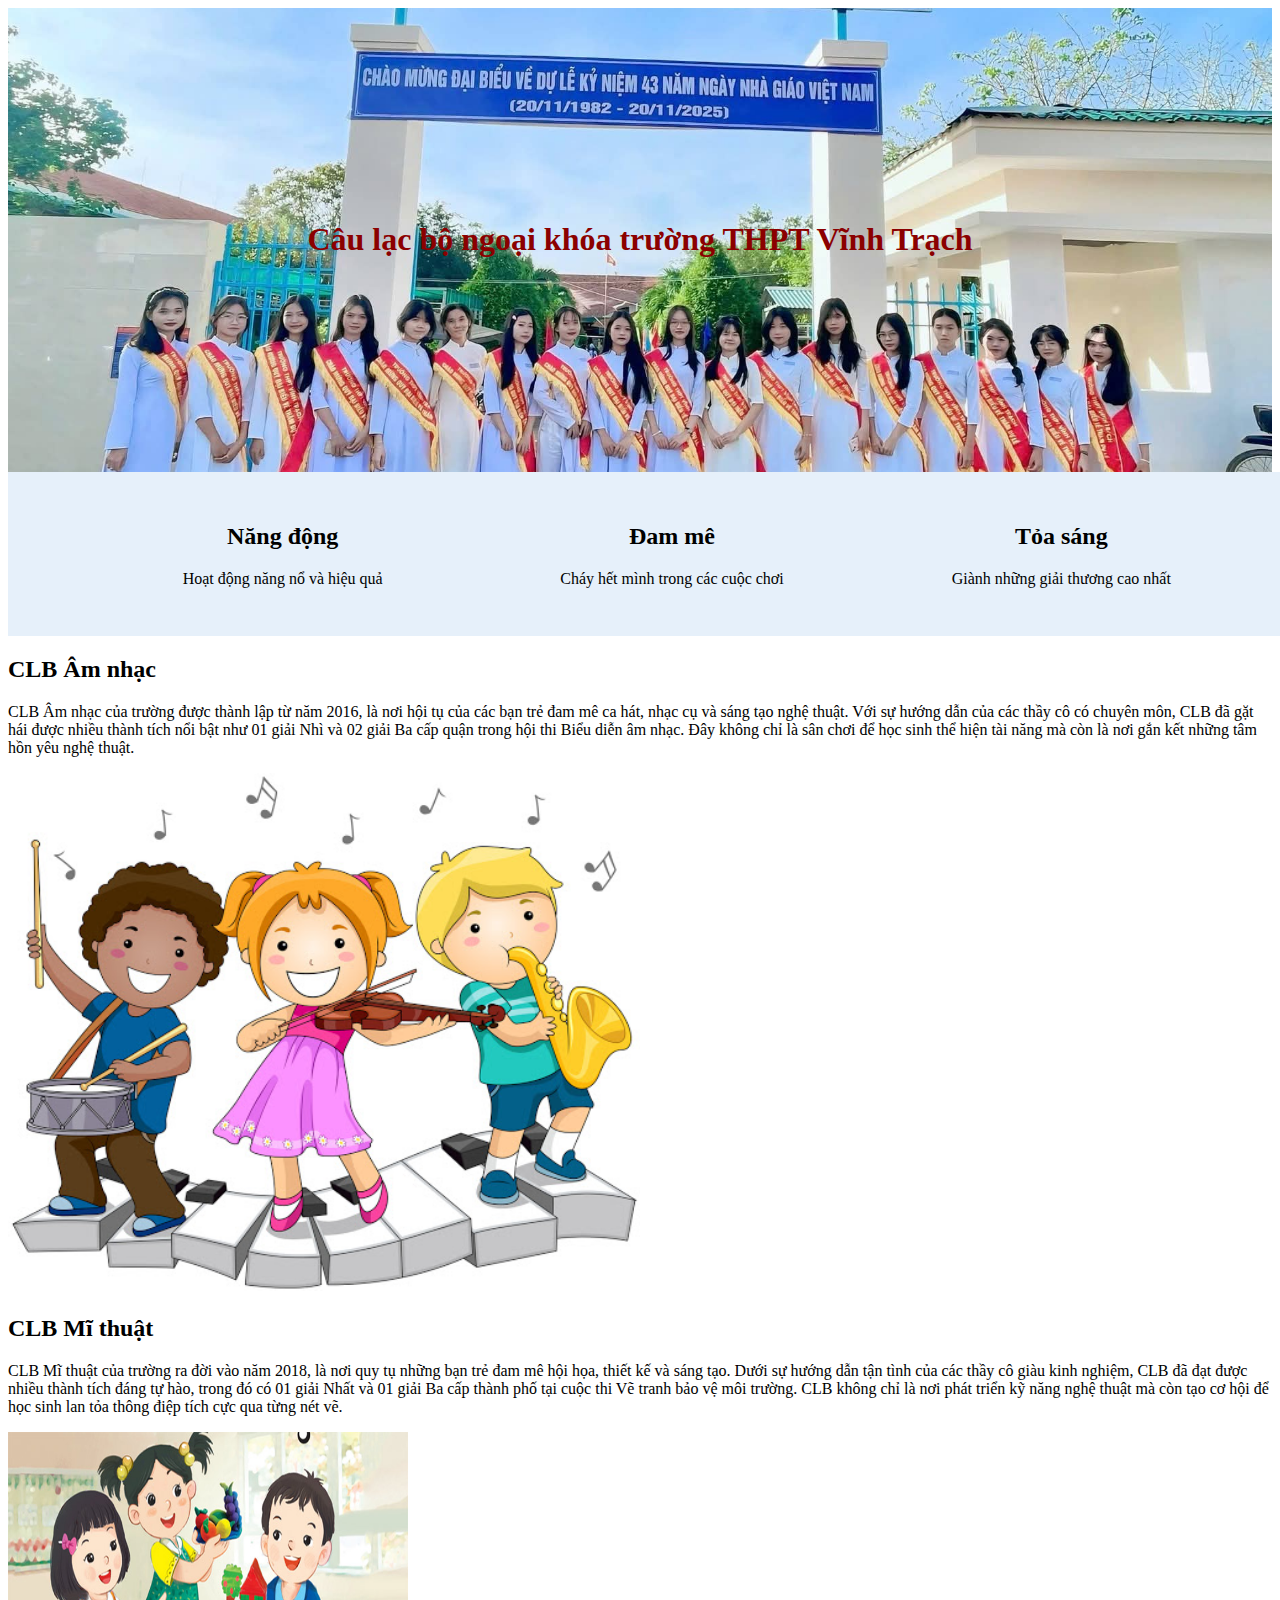
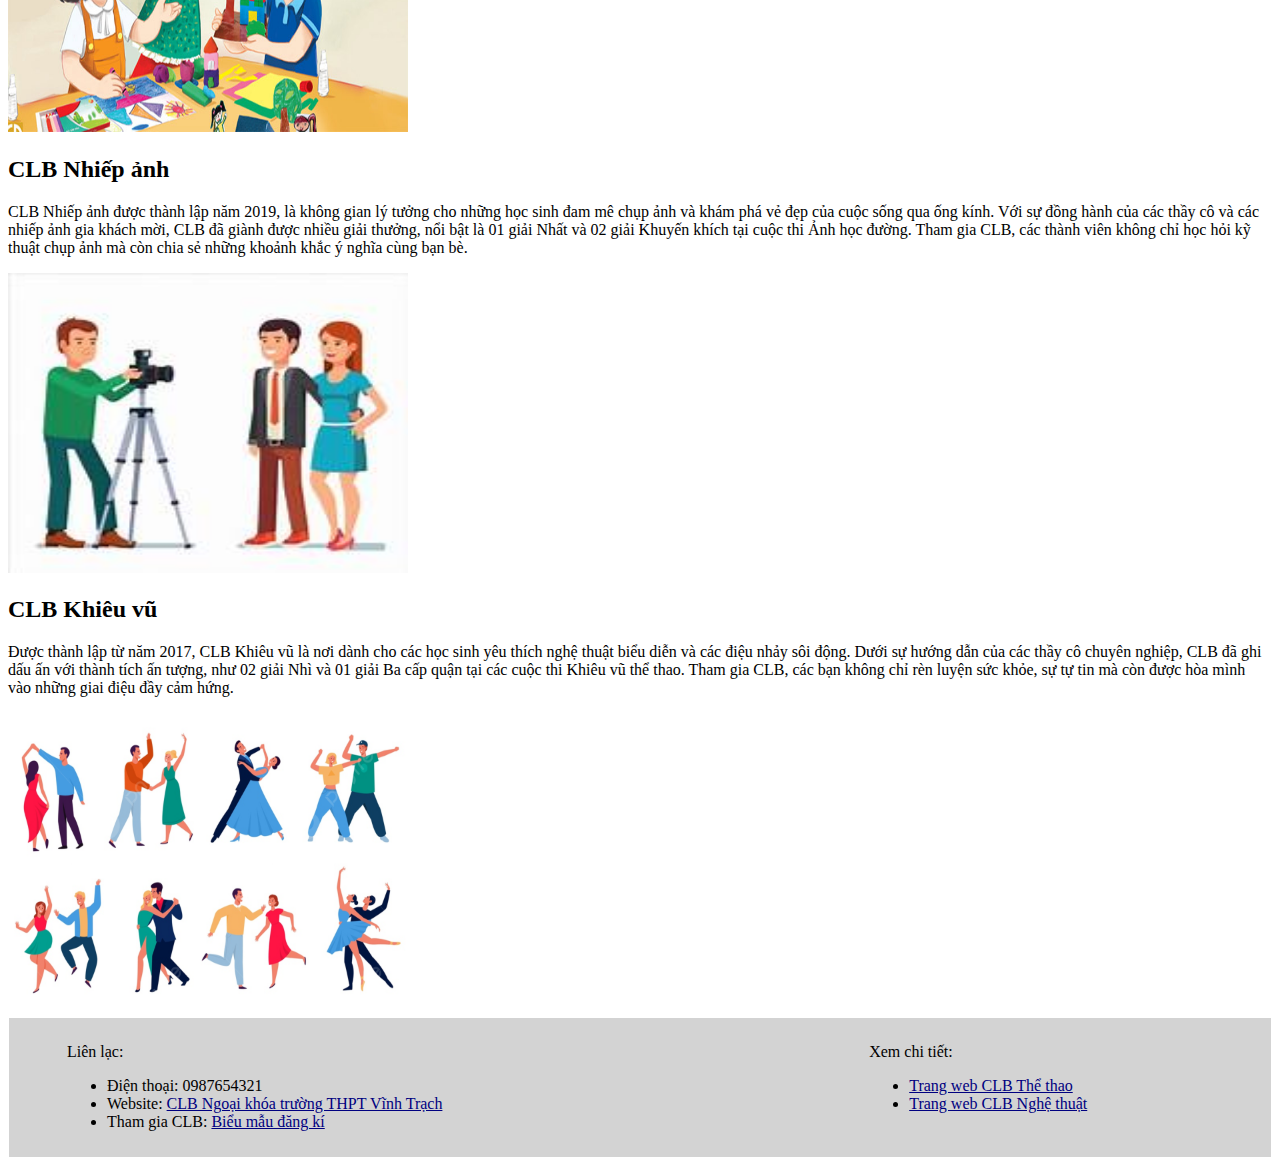
<file: nghe_thuat.html>
<!DOCTYPE html>
<html>
<head>
	<meta charset="utf-8">
	<meta name="viewport" content="width=device-width, initial-scale=1">
	<title> </title>
	<link rel="stylesheet" type="text/css" href="styles.css">
</head>
<body>
<header>
	<div class="banner">
		<h1>Câu lạc bộ ngoại khóa trường THPT Vĩnh Trạch</h1>
	</div>
	<div class="slogan">
		<div class="row">
			<div id="b3a" class="block_3">
				<h2>Năng động</h2>
				<p>Hoạt động năng nổ và hiệu quả</p>
			</div>
			<div id="b3b" class="block_3">
				<h2>Đam mê</h2>
				<p>Cháy hết mình trong các cuộc chơi</p>
			</div>
			<div id="b3c" class="block_3">
				<h2>Tỏa sáng</h2>
				<p>Giành những giải thương cao nhất</p>
			</div>	
		</div>
	</div>
</header>

	<h2>CLB Âm nhạc</h2>
	<p>CLB Âm nhạc của trường được thành lập từ năm 2016, là nơi hội tụ của các bạn trẻ đam mê ca hát, nhạc cụ và sáng tạo nghệ thuật. Với sự hướng dẫn của các thầy cô có chuyên môn, CLB đã gặt hái được nhiều thành tích nổi bật như 01 giải Nhì và 02 giải Ba cấp quận trong hội thi Biểu diễn âm nhạc. Đây không chỉ là sân chơi để học sinh thể hiện tài năng mà còn là nơi gắn kết những tâm hồn yêu nghệ thuật.</p>
	<img src="images/am_nhac.png" alt="Ảnh minh họa" class="img_tv">
	<h2>CLB Mĩ thuật</h2>
	<p>CLB Mĩ thuật của trường ra đời vào năm 2018, là nơi quy tụ những bạn trẻ đam mê hội họa, thiết kế và sáng tạo. Dưới sự hướng dẫn tận tình của các thầy cô giàu kinh nghiệm, CLB đã đạt được nhiều thành tích đáng tự hào, trong đó có 01 giải Nhất và 01 giải Ba cấp thành phố tại cuộc thi Vẽ tranh bảo vệ môi trường. CLB không chỉ là nơi phát triển kỹ năng nghệ thuật mà còn tạo cơ hội để học sinh lan tỏa thông điệp tích cực qua từng nét vẽ.</p>
	<img src="images/mi_thuat.png" alt="Ảnh minh họa" style="width:400px;height: 300px;">
	<h2>CLB Nhiếp ảnh</h2>
	<p>CLB Nhiếp ảnh được thành lập năm 2019, là không gian lý tưởng cho những học sinh đam mê chụp ảnh và khám phá vẻ đẹp của cuộc sống qua ống kính. Với sự đồng hành của các thầy cô và các nhiếp ảnh gia khách mời, CLB đã giành được nhiều giải thưởng, nổi bật là 01 giải Nhất và 02 giải Khuyến khích tại cuộc thi Ảnh học đường. Tham gia CLB, các thành viên không chỉ học hỏi kỹ thuật chụp ảnh mà còn chia sẻ những khoảnh khắc ý nghĩa cùng bạn bè.</p>
	<img src="images/nhiep_anh.png" alt="Ảnh minh họa" style="width:400px;height: 300px;">
	<h2>CLB Khiêu vũ</h2>
	<p>Được thành lập từ năm 2017, CLB Khiêu vũ là nơi dành cho các học sinh yêu thích nghệ thuật biểu diễn và các điệu nhảy sôi động. Dưới sự hướng dẫn của các thầy cô chuyên nghiệp, CLB đã ghi dấu ấn với thành tích ấn tượng, như 02 giải Nhì và 01 giải Ba cấp quận tại các cuộc thi Khiêu vũ thể thao. Tham gia CLB, các bạn không chỉ rèn luyện sức khỏe, sự tự tin mà còn được hòa mình vào những giai điệu đầy cảm hứng.</p>
	<img src="images/khieu_vu.png" alt="Ảnh minh họa" style="width:400px;height: 300px;">
<footer>
	<div class="row">
		<div style="width: 60%;">
			<p>Liên lạc:</p>
			<ul>
				<li>Điện thoại: 0987654321</li>
				<li>Website: <a href="index.html" class="link">CLB Ngoại khóa trường THPT Vĩnh Trạch </a></li>
				<li>Tham gia CLB: <a href="dang_ki.html" class="link">Biểu mẫu đăng kí</a></li>
			</ul>
		</div>
		<div style="width: 10%;"></div>
		<div style="width: 30%;">
		<p>Xem chi tiết:</p>
			<ul>
				<li><a href="the_thao.html" class="link">Trang web CLB Thể thao</a></li>
				<li><a href="nghe_thuat.html" class="link">Trang web CLB Nghệ thuật</a></li>
			</ul>
		</div>
	</div>
</footer>
</body>
</html>
</file>
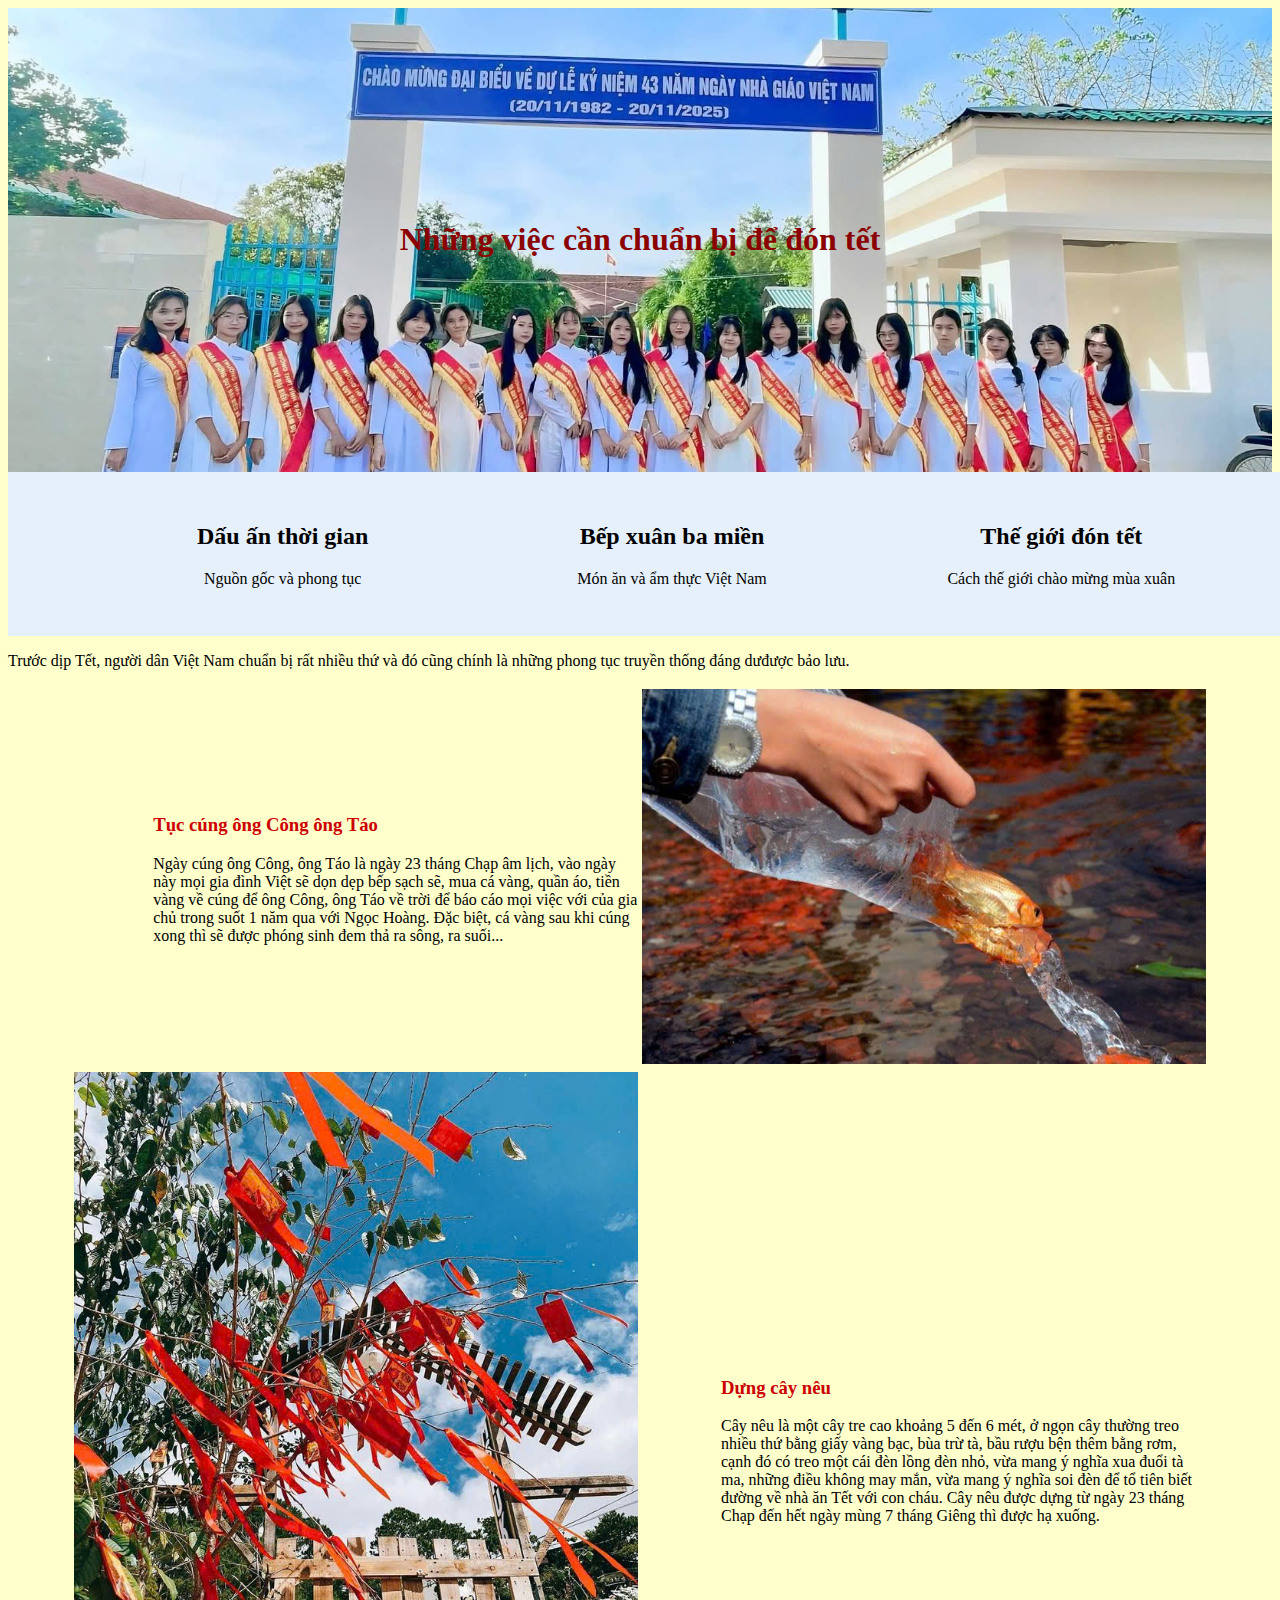
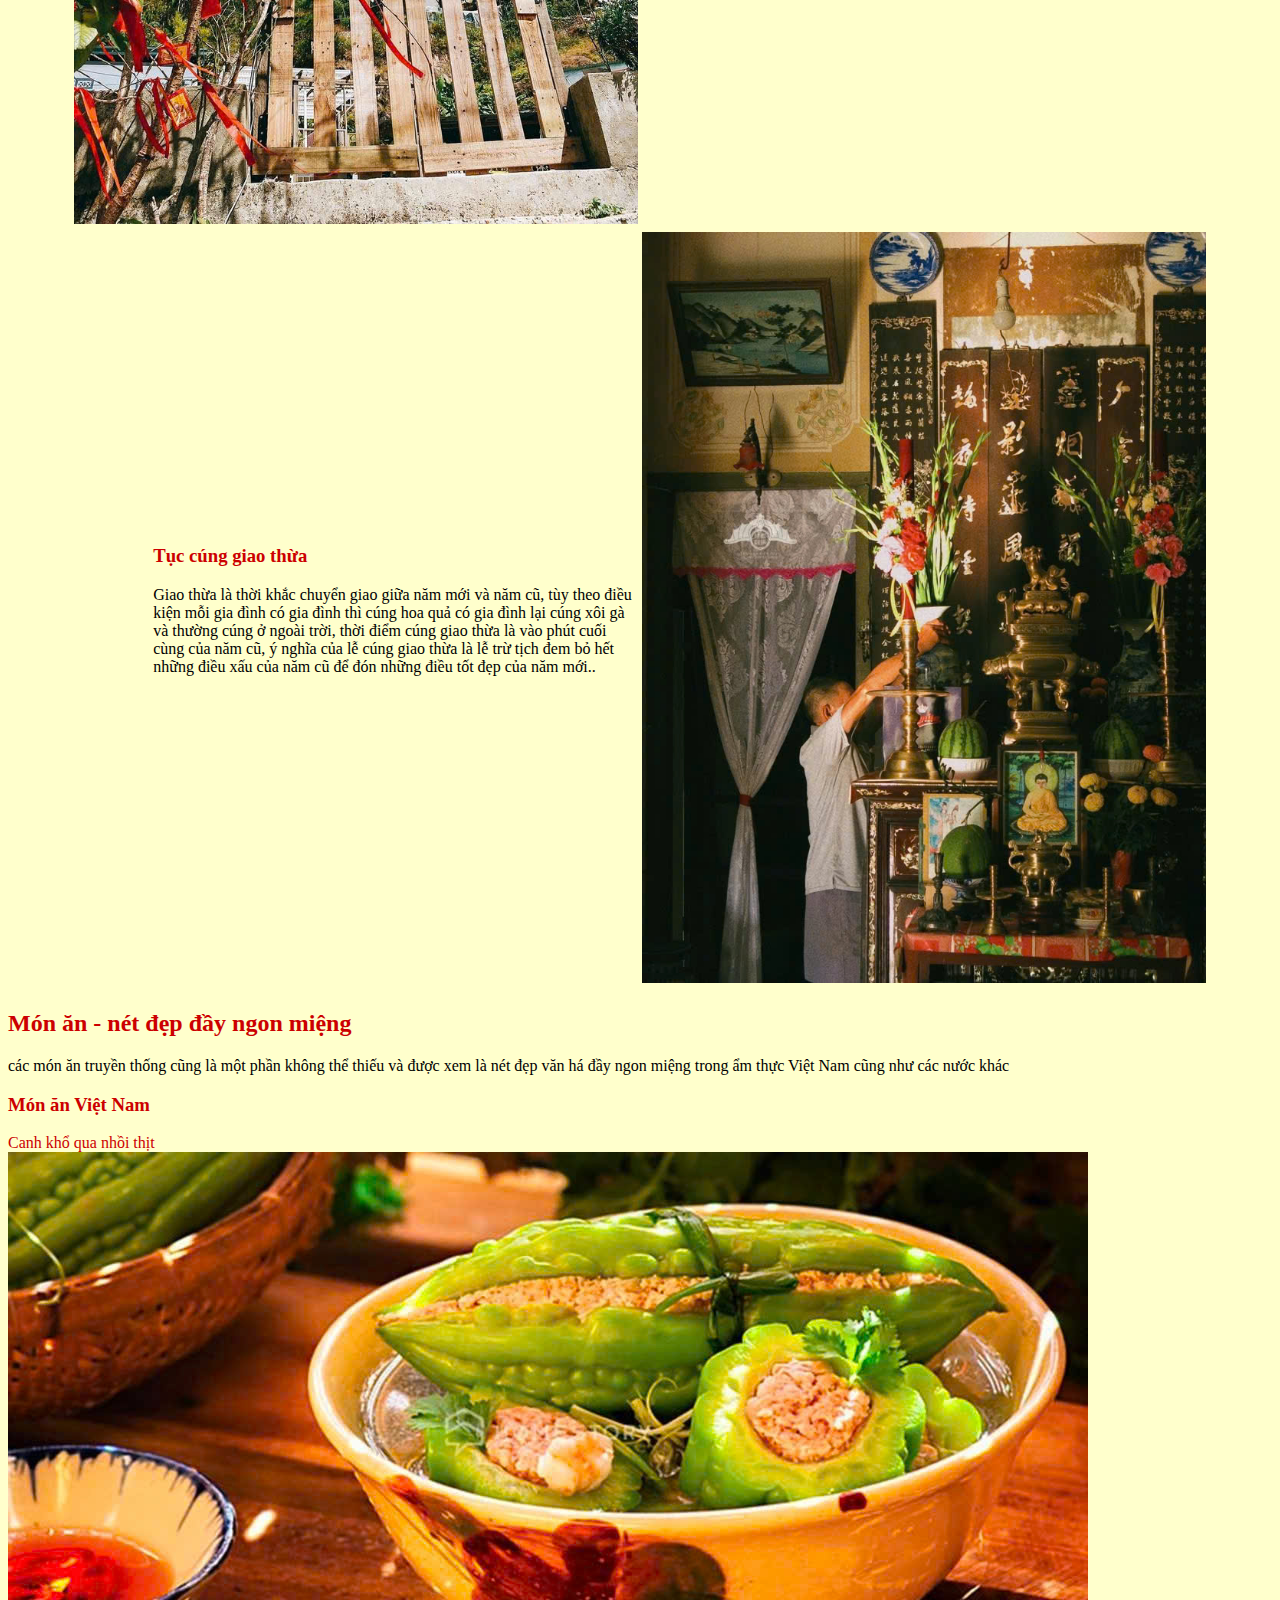
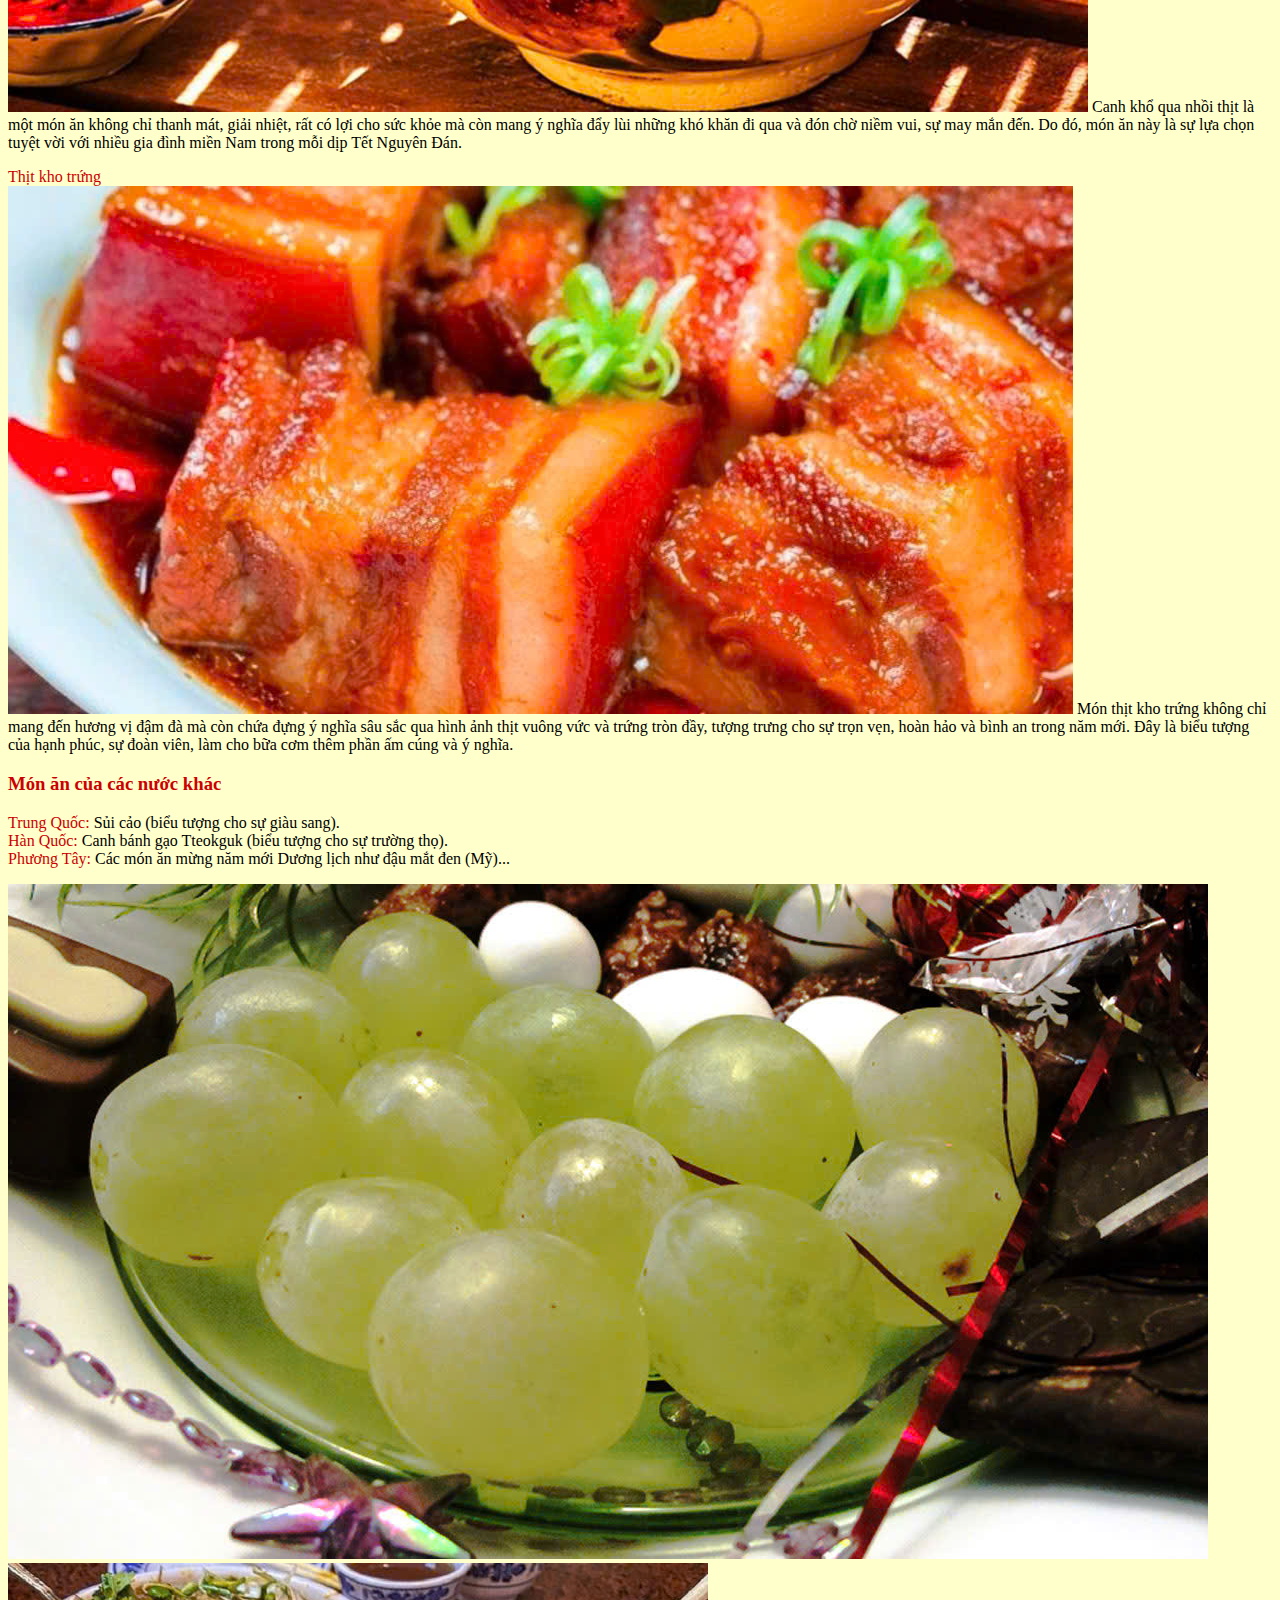
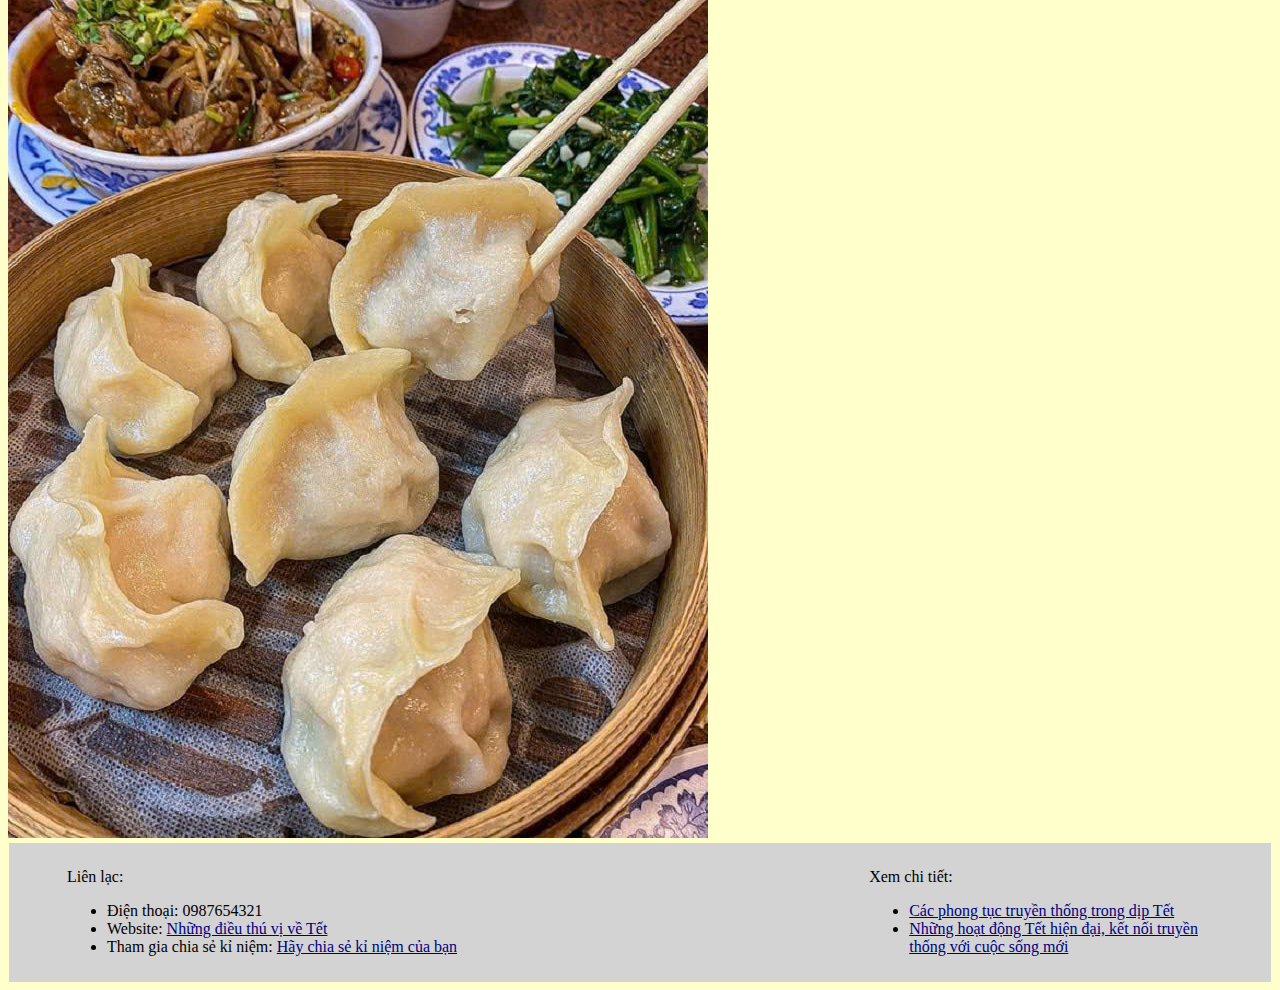
<file: phongtuc-monan.html>
<!DOCTYPE html>
<html>
<head>
	<meta charset="utf-8">
	<meta name="viewport" content="width=device-width, initial-scale=1">
	<title> </title>
	<link rel="stylesheet" type="text/css" href="styles.css">
	<style> body {background-color: #ffffcc;}
	span {color:#cc0000;}</style>
</head>
<body>
<header>
	<div class="banner">
		<h1>Những việc cần chuẩn bị để đón tết</h1>
	</div>
	<div class="slogan">
		<div class="row">
			<div id="b3a" class="block_3">
				<h2>Dấu ấn thời gian</h2>
				<p>Nguồn gốc và phong tục</p>
			</div>
			<div id="b3b" class="block_3">
				<h2>Bếp xuân ba miền</h2>
				<p>Món ăn và ẩm thực Việt Nam</p>
			</div>
			<div id="b3c"class="block_3">
				<h2>Thế giới đón tết</h2>
				<p>Cách thế giới chào mừng mùa xuân</p>
			</div>	
		</div>
	</div>
</header>
	<p> Trước dịp Tết, người dân Việt Nam chuẩn bị rất nhiều thứ và đó cũng chính là những phong tục truyền thống đáng dưđược bảo lưu.</p>
<table>
	<tr>
		<td class="cell_text">
			<h3><span>Tục cúng ông Công ông Táo</span></h3>
			<p>Ngày cúng ông Công, ông Táo là ngày 23 tháng Chạp âm lịch, vào ngày này mọi gia đình Việt sẽ dọn dẹp bếp sạch sẽ, mua cá vàng, quần áo, tiền vàng về cúng để ông Công, ông Táo về trời để báo cáo mọi việc với của gia chủ trong suốt 1 năm qua với Ngọc Hoàng. Đặc biệt, cá vàng sau khi cúng xong thì sẽ được phóng sinh đem thả ra sông, ra suối...</p>
		</td>
		<td class="cell_img"><img src="image/cachep.jpg" alt="thả cá chép vào ngày cúng ông Táo" class="img"></td>
	</tr>
	<tr>
		<td class="cell_img"><img src="image/cayneu.jpg" alt="Cây nêu ngày Tết" class="img"></td>
		<td class="cell_text">
			<h3><span> Dựng cây nêu</span></h3>
			<p>Cây nêu là một cây tre cao khoảng 5 đến 6 mét, ở ngọn cây thường treo nhiều thứ bằng giấy vàng bạc, bùa trừ tà, bầu rượu bện thêm bằng rơm, cạnh đó có treo một cái đèn lồng đèn nhỏ, vừa mang ý nghĩa xua đuổi tà ma, những điều không may mắn, vừa mang ý nghĩa soi đèn để tổ tiên biết đường về nhà ăn Tết với con cháu. Cây nêu được dựng từ ngày 23 tháng Chạp đến hết ngày mùng 7 tháng Giêng thì được hạ xuống.</p>
		</td>
	</tr>
	<tr>
		<td class="cell_text">
		<h3><span>Tục cúng giao thừa</span></h3>
			<p>Giao thừa là thời khắc chuyển giao giữa năm mới và năm cũ, tùy theo điều kiện mỗi gia đình có gia đình thì cúng hoa quả có gia đình lại cúng xôi gà và thường cúng ở ngoài trời, thời điểm cúng giao thừa là vào phút cuối cùng của năm cũ, ý nghĩa của lễ cúng giao thừa là lễ trừ tịch đem bỏ hết những điều xấu của năm cũ để đón những điều tốt đẹp của năm mới..</p>
		</td>
		<td class="cell_img"><img src="image/giaothua.jpg" alt="Cúng giao thừa của người Việt Nam" class="img"></td>
	</tr>
</table>
	<h2><span> Món ăn - nét đẹp đầy ngon miệng</span></h2>
	<p>các món ăn truyền thống cũng là một phần không thể thiếu và được xem là nét đẹp văn há đầy ngon miệng trong ẩm thực Việt Nam cũng như các nước khác</p>
    <h3><span>Món ăn Việt Nam </span> </h3>
	<p><span>Canh khổ qua nhồi thịt</span><br><img src="image/khoqua.jpg" alt="món khổ qua nhồi thịt">
Canh khổ qua nhồi thịt là một món ăn không chỉ thanh mát, giải nhiệt, rất có lợi cho sức khỏe mà còn mang ý nghĩa đẩy lùi những khó khăn đi qua và đón chờ niềm vui, sự may mắn đến. Do đó, món ăn này là sự lựa chọn tuyệt vời với nhiều gia đình miền Nam trong mỗi dịp Tết Nguyên Đán.</p>
	<p><span>Thịt kho trứng</span><br><img src="image/thit.jpg" alt="món thịt kho trứng">
Món thịt kho trứng không chỉ mang đến hương vị đậm đà mà còn chứa đựng ý nghĩa sâu sắc qua hình ảnh thịt vuông vức và trứng tròn đầy, tượng trưng cho sự trọn vẹn, hoàn hảo và bình an trong năm mới. Đây là biểu tượng của hạnh phúc, sự đoàn viên, làm cho bữa cơm thêm phần ấm cúng và ý nghĩa.</p>
	<h3> <span>Món ăn của các nước khác</span></h3>
	<p><span>Trung Quốc:</span>​ Sủi cảo (biểu tượng cho sự giàu sang).<br><span>
​Hàn Quốc: </span>Canh bánh gạo Tteokguk (biểu tượng cho sự trường thọ).<br><span>
​Phương Tây:</span> Các món ăn mừng năm mới Dương lịch như đậu mắt đen (Mỹ)...</p>
	<img src="image/nho.jpg" alt="những trái nho trong Tết của người Tây Ban Nha">
	<img src="image/banhxep.jpg" alt="Bánh sủi cảo của người Trung Quốc">
	<footer>
	<div class="row">
		<div style="width: 60%;">
			<p>Liên lạc:</p>
			<ul>
				<li>Điện thoại: 0987654321</li>
				<li>Website: <a href="index.html" class="link">Những điều thú vị về Tết</a></li>
				<li>Tham gia chia sẻ kỉ niệm: <a href="dang_ki.html" class="link"> Hãy chia sẻ kỉ niệm của bạn</a></li>
			</ul>
		</div>
		<div style="width: 10%;"></div>
		<div style="width: 30%;">
		<p>Xem chi tiết:</p>
			<ul>
				<li><a href="the_thao.html" class="link">Các phong tục truyền thống trong dịp Tết</a></li>
				<li><a href="nghe_thuat.html" class="link">Những hoạt động Tết hiện đại, kết nối truyền thống với cuộc sống mới</a></li>
			</ul>
		</div>
	</div>
</footer>
</body>
</html>
</file>
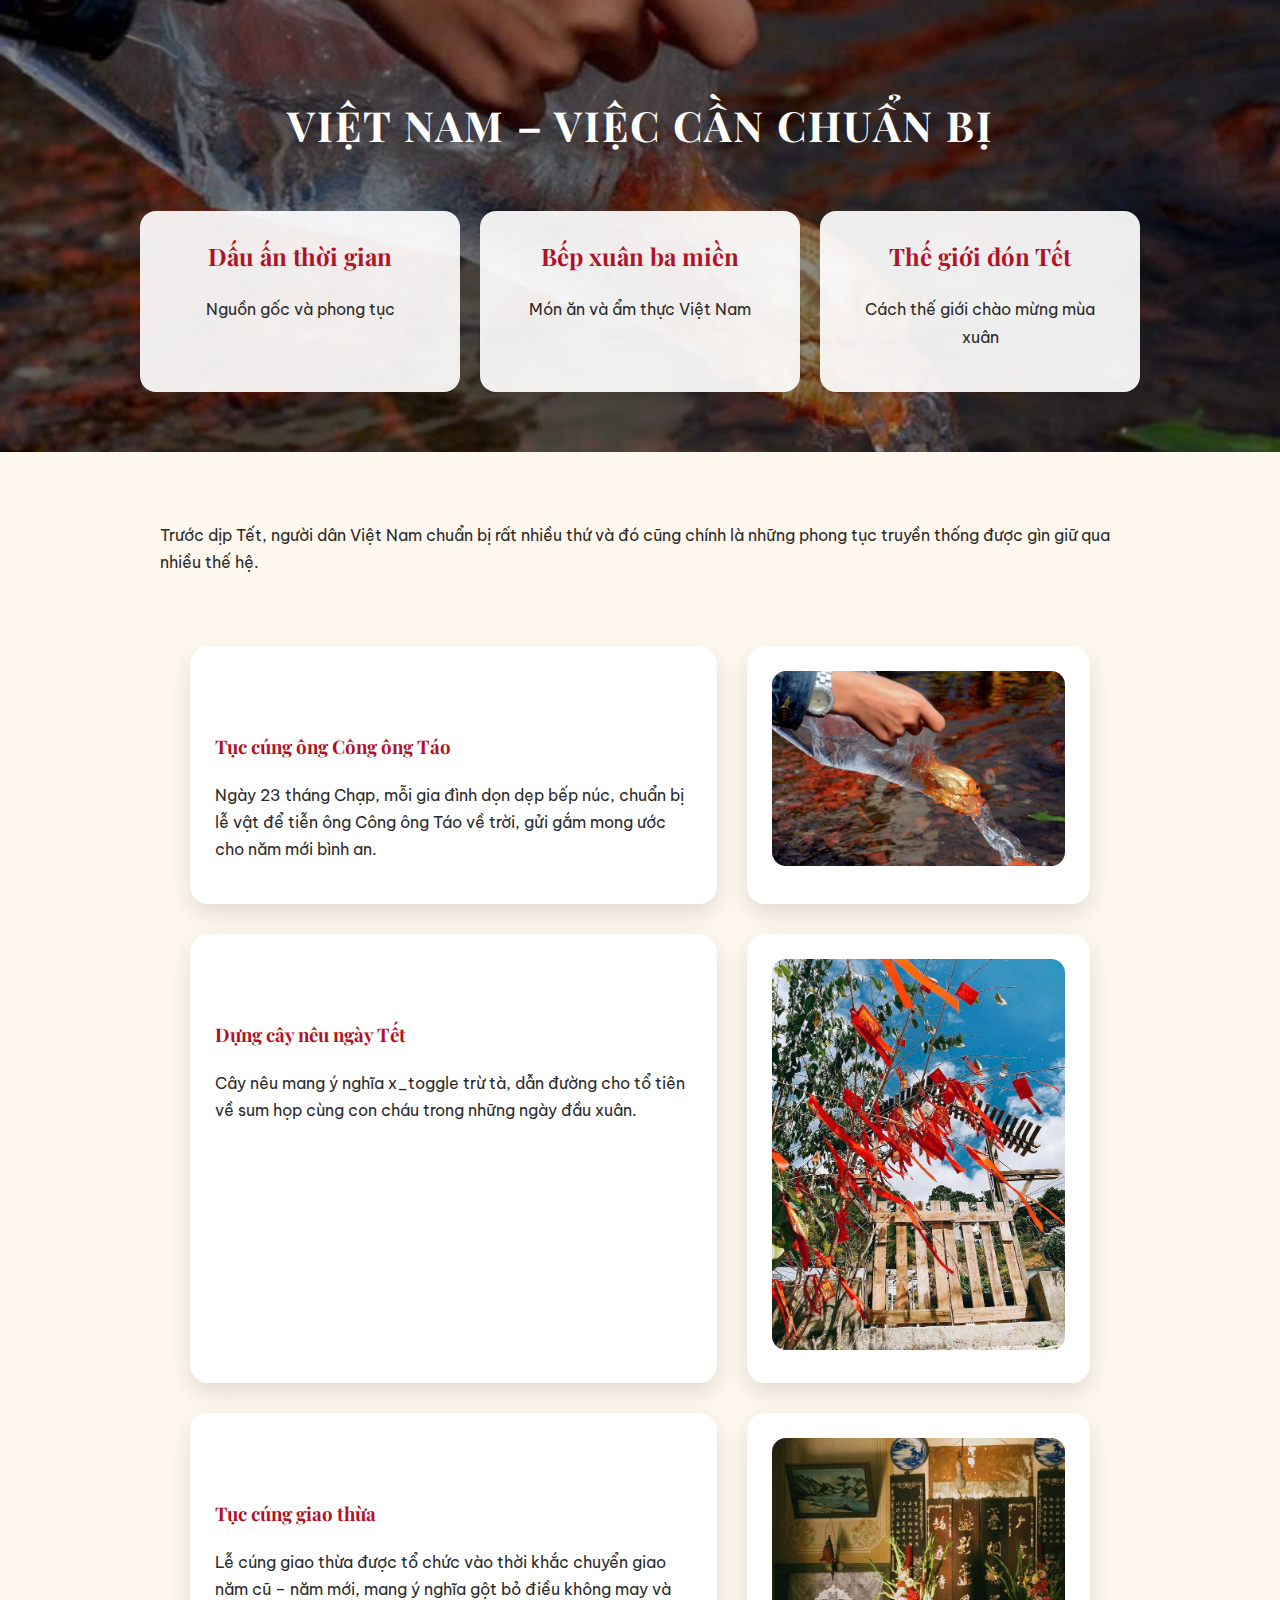
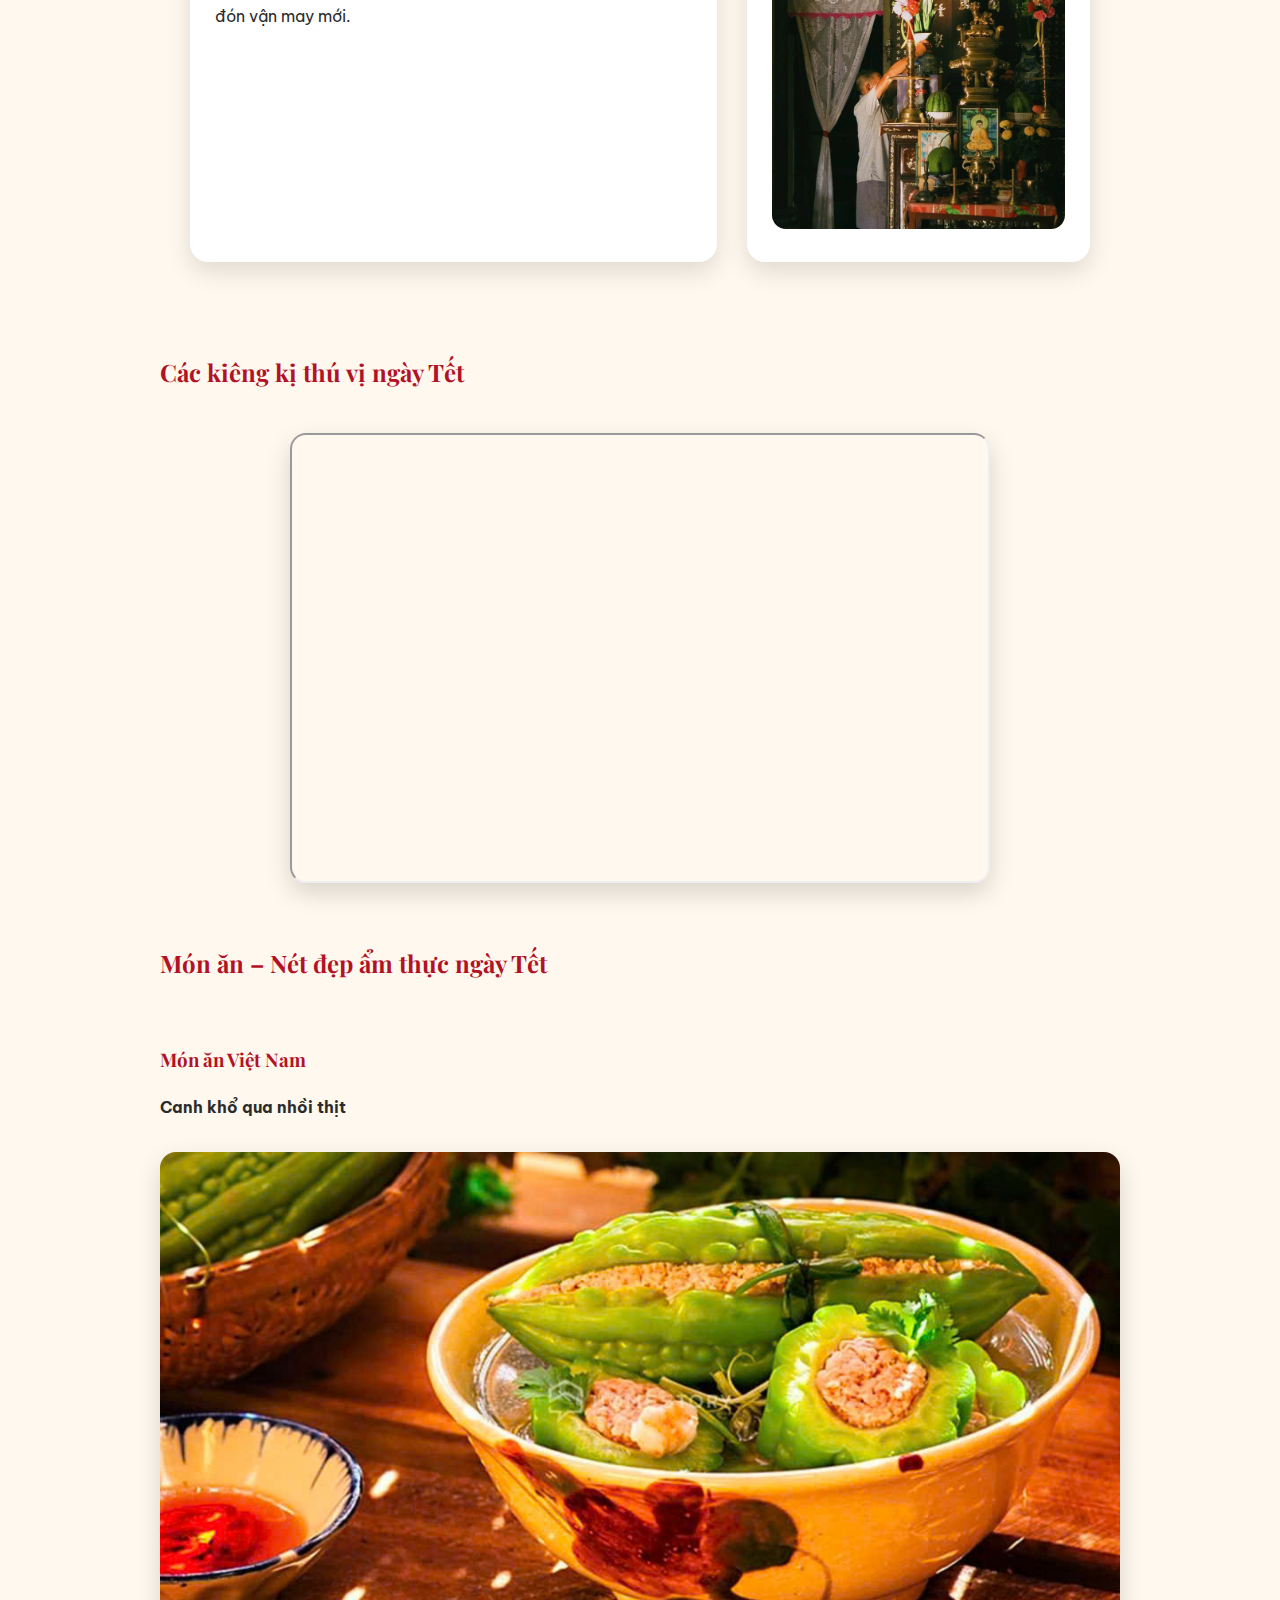
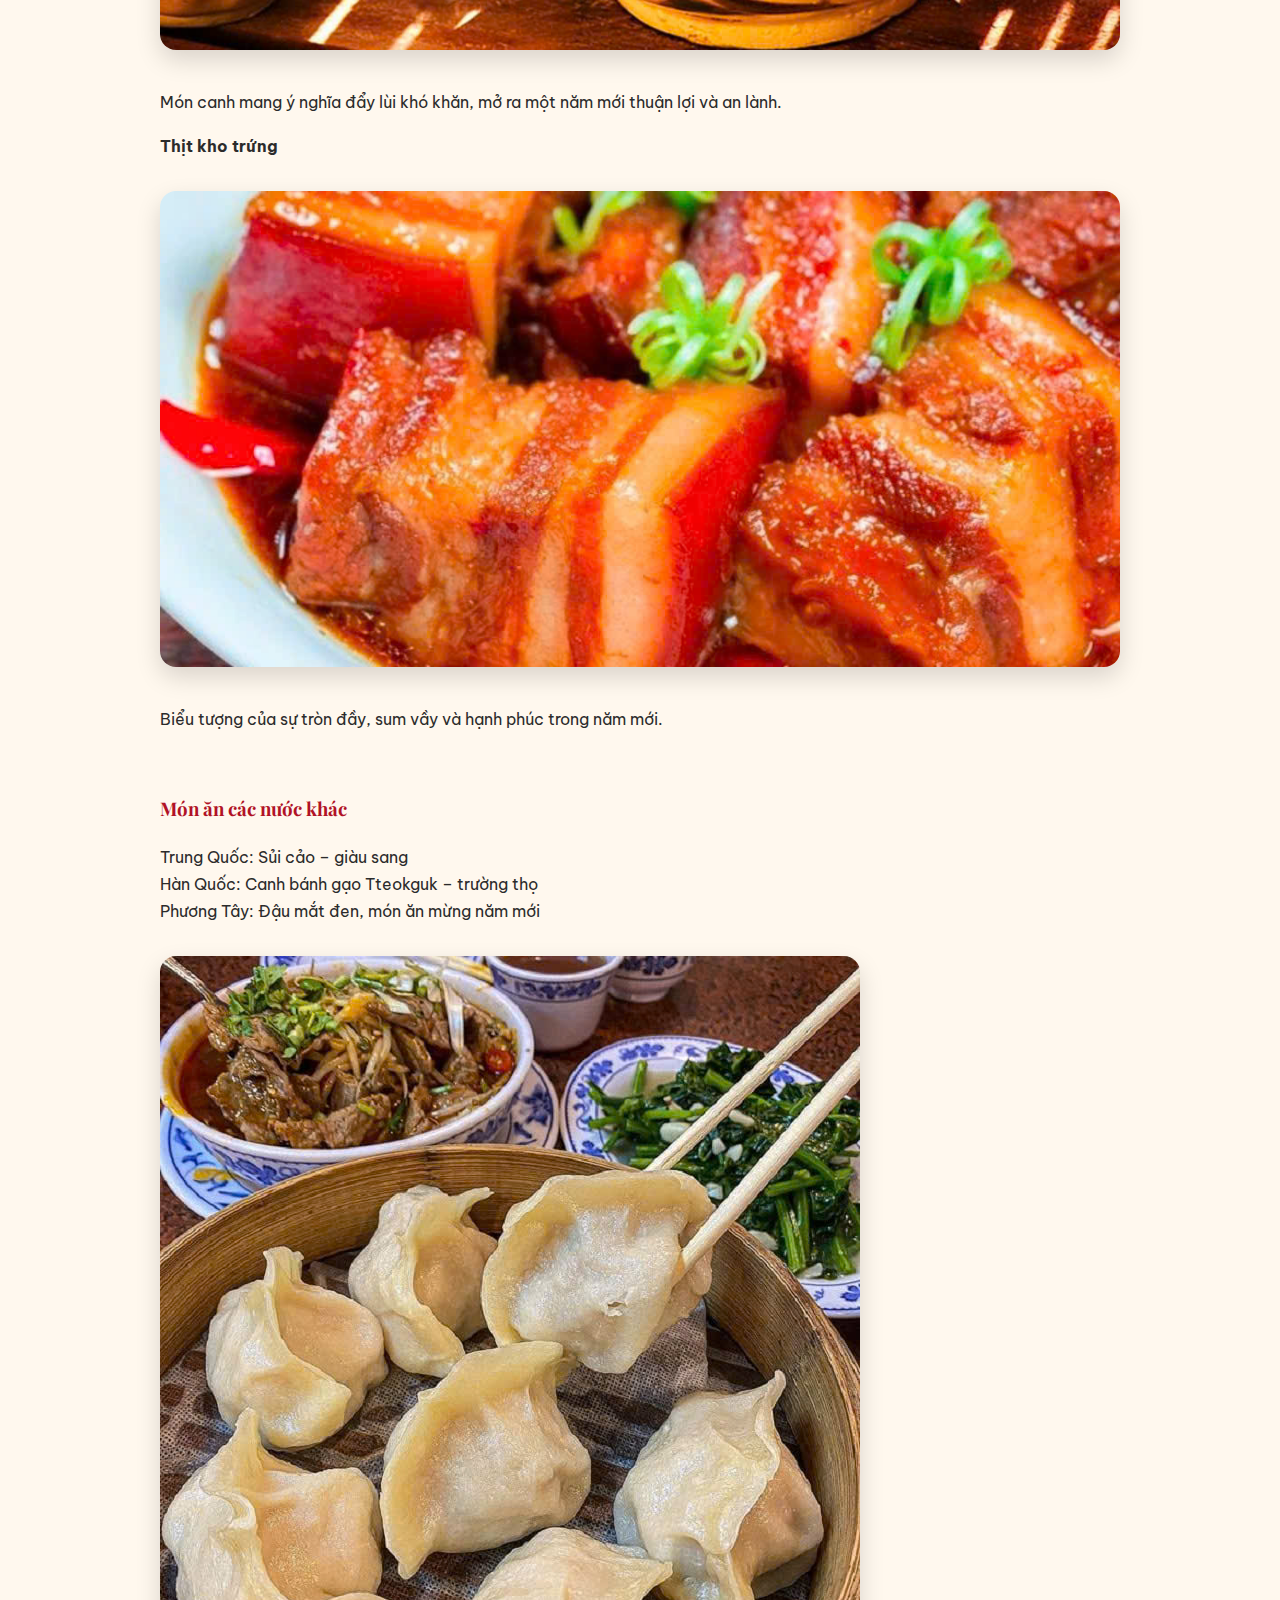
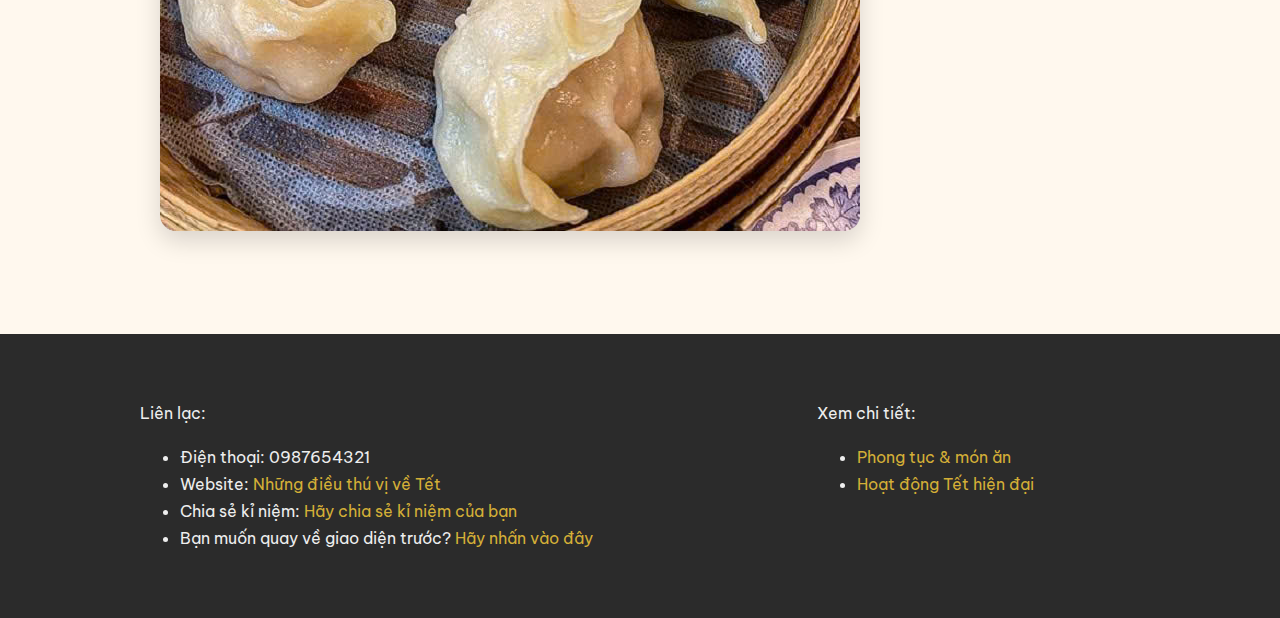
<file: phongtuc2 (2).html>
<!DOCTYPE html>
<html lang="vi">
<head>
  <meta charset="utf-8">
  <meta name="viewport" content="width=device-width, initial-scale=1">
  <title>Việt Nam – Phong tục & Món ăn ngày Tết</title>
  <link href="https://fonts.googleapis.com/css2?family=Playfair+Display:wght@600;700&family=Be+Vietnam+Pro:wght@300;400;500&display=swap" rel="stylesheet">
  <style>
    :root{
      --red:#b11226;
      --gold:#d4af37;
      --cream:#fff8ee;
      --dark:#2b2b2b;
    }
    *{box-sizing:border-box}
    body{
      margin:0;
      font-family:'Be Vietnam Pro',sans-serif;
      background:var(--cream);
      color:var(--dark);
      line-height:1.7;
    }
    header{
      background:linear-gradient(rgba(0,0,0,.4),rgba(0,0,0,.4)),url('image/cachep.jpg') center/cover no-repeat;
      color:#fff;
      text-align:center;
      padding:90px 20px 60px;
    }
    header h1{
      font-family:'Playfair Display',serif;
      font-size:2.6rem;
      margin:0;
      letter-spacing:2px;
    }
    .slogan{
      display:grid;
      grid-template-columns:repeat(auto-fit,minmax(220px,1fr));
      gap:20px;
      max-width:1000px;
      margin:50px auto 0;
    }
    .block{
      background:rgba(255,255,255,.92);
      color:var(--dark);
      border-radius:16px;
      padding:25px;
      box-shadow:0 10px 30px rgba(0,0,0,.15);
      transition:.3s;
    }
    .block h2{color:var(--red);margin-top:0}
    main{
      max-width:1000px;
      margin:70px auto;
      padding:0 20px;
    }
    h2,h3{
      font-family:'Playfair Display',serif;
      color:var(--red);
      margin-top:60px;
    }
    table{
      width:100%;
      border-spacing:30px;
      margin-top:40px;
    }
    td{
      background:#fff;
      padding:25px;
      border-radius:18px;
      vertical-align:top;
      box-shadow:0 10px 25px rgba(0,0,0,.12);
    }
    .table-img{
      overflow:hidden;
    }
    .table-img img{
      width:100%;
      border-radius:14px;
      transition:transform .4s ease;
    }
    .table-img img:hover{
      transform:scale(1.08);
    }
    iframe{
      display:block;
      margin:40px auto;
      border-radius:16px;
      box-shadow:0 10px 25px rgba(0,0,0,.15);
    }
    .food img{
      max-width:100%;
      border-radius:16px;
      margin:15px 0;
      box-shadow:0 10px 25px rgba(0,0,0,.15);
    }
    footer{
      background:var(--dark);
      color:#eee;
      padding:50px 20px;
      margin-top:80px;
    }
    footer .row{
      max-width:1000px;
      margin:auto;
      display:flex;
      flex-wrap:wrap;
      gap:30px;
    }
    footer a{color:var(--gold);text-decoration:none}
  </style>
</head>
<body>
<header>
  <h1>VIỆT NAM – VIỆC CẦN CHUẨN BỊ</h1>
  <div class="slogan">
    <div class="block">
      <h2>Dấu ấn thời gian</h2>
      <p>Nguồn gốc và phong tục</p>
    </div>
    <div class="block">
      <h2>Bếp xuân ba miền</h2>
      <p>Món ăn và ẩm thực Việt Nam</p>
    </div>
    <div class="block">
      <h2>Thế giới đón Tết</h2>
      <p>Cách thế giới chào mừng mùa xuân</p>
    </div>
  </div>
</header>
<main>
  <p>Trước dịp Tết, người dân Việt Nam chuẩn bị rất nhiều thứ và đó cũng chính là những phong tục truyền thống được gìn giữ qua nhiều thế hệ.</p>
  <table>
    <tr>
      <td class="cell_text">
        <h3>Tục cúng ông Công ông Táo</h3>
        <p>Ngày 23 tháng Chạp, mỗi gia đình dọn dẹp bếp núc, chuẩn bị lễ vật để tiễn ông Công ông Táo về trời, gửi gắm mong ước cho năm mới bình an.</p>
      </td>
      <td class="table-img">
        <img src="image/cachep.jpg" alt="Cúng ông Công ông Táo">
      </td>
    </tr>
    <tr>
      <td class="cell_text">
        <h3>Dựng cây nêu ngày Tết</h3>
        <p>Cây nêu mang ý nghĩa x_toggle trừ tà, dẫn đường cho tổ tiên về sum họp cùng con cháu trong những ngày đầu xuân.</p>
      </td>
      <td class="table-img">
        <img src="image/cayneu.jpg" alt="Cây nêu ngày Tết">
      </td>
    </tr>
    <tr>
      <td class="cell_text">
        <h3>Tục cúng giao thừa</h3>
        <p>Lễ cúng giao thừa được tổ chức vào thời khắc chuyển giao năm cũ – năm mới, mang ý nghĩa gột bỏ điều không may và đón vận may mới.</p>
      </td>
      <td class="table-img">
        <img src="image/giaothua.jpg" alt="Cúng giao thừa">
      </td>
    </tr>
  </table>
  <h2>Các kiêng kị thú vị ngày Tết</h2>
  <iframe src="https://thuvienphapluat.vn/banan/tin-tuc/nhung-dieu-kieng-ki-lam-trong-ngay-tet-am-lich-2025-theo-phong-tuc-cua-nguoi-viet-13343" width="700" height="450"></iframe>
  <h2>Món ăn – Nét đẹp ẩm thực ngày Tết</h2>
  <div class="food">
    <h3>Món ăn Việt Nam</h3>
    <p><strong>Canh khổ qua nhồi thịt</strong></p>
    <img src="image/khoqua.jpg" alt="Canh khổ qua nhồi thịt">
    <p>Món canh mang ý nghĩa đẩy lùi khó khăn, mở ra một năm mới thuận lợi và an lành.</p>
    <p><strong>Thịt kho trứng</strong></p>
    <img src="image/thit.jpg" alt="Thịt kho trứng">
    <p>Biểu tượng của sự tròn đầy, sum vầy và hạnh phúc trong năm mới.</p>
    <h3>Món ăn các nước khác</h3>
    <p>Trung Quốc: Sủi cảo – giàu sang<br>Hàn Quốc: Canh bánh gạo Tteokguk – trường thọ<br>Phương Tây: Đậu mắt đen, món ăn mừng năm mới</p>
    <img src="image/banhxep.jpg" alt="Sủi cảo Trung Quốc">
  </div>
</main>
<footer>
  <div class="row">
    <div style="flex:2">
      <p>Liên lạc:</p>
      <ul>
        <li>Điện thoại: 0987654321</li>
        <li>Website: <a href="index2.html">Những điều thú vị về Tết</a></li>
        <li>Chia sẻ kỉ niệm: <a href="dangki2.html">Hãy chia sẻ kỉ niệm của bạn</a></li>
        <li>Bạn muốn quay về giao diện trước? <a href="index.html">Hãy nhấn vào đây</a></li>
      </ul>
    </div>
    <div style="flex:1">
      <p>Xem chi tiết:</p>
      <ul>
        <li><a href="phongtuc2.html">Phong tục & món ăn</a></li>
        <li><a href="hiendai2.html">Hoạt động Tết hiện đại</a></li>
      </ul>
    </div>
  </div>
</footer>
</body>
</html>
</file>
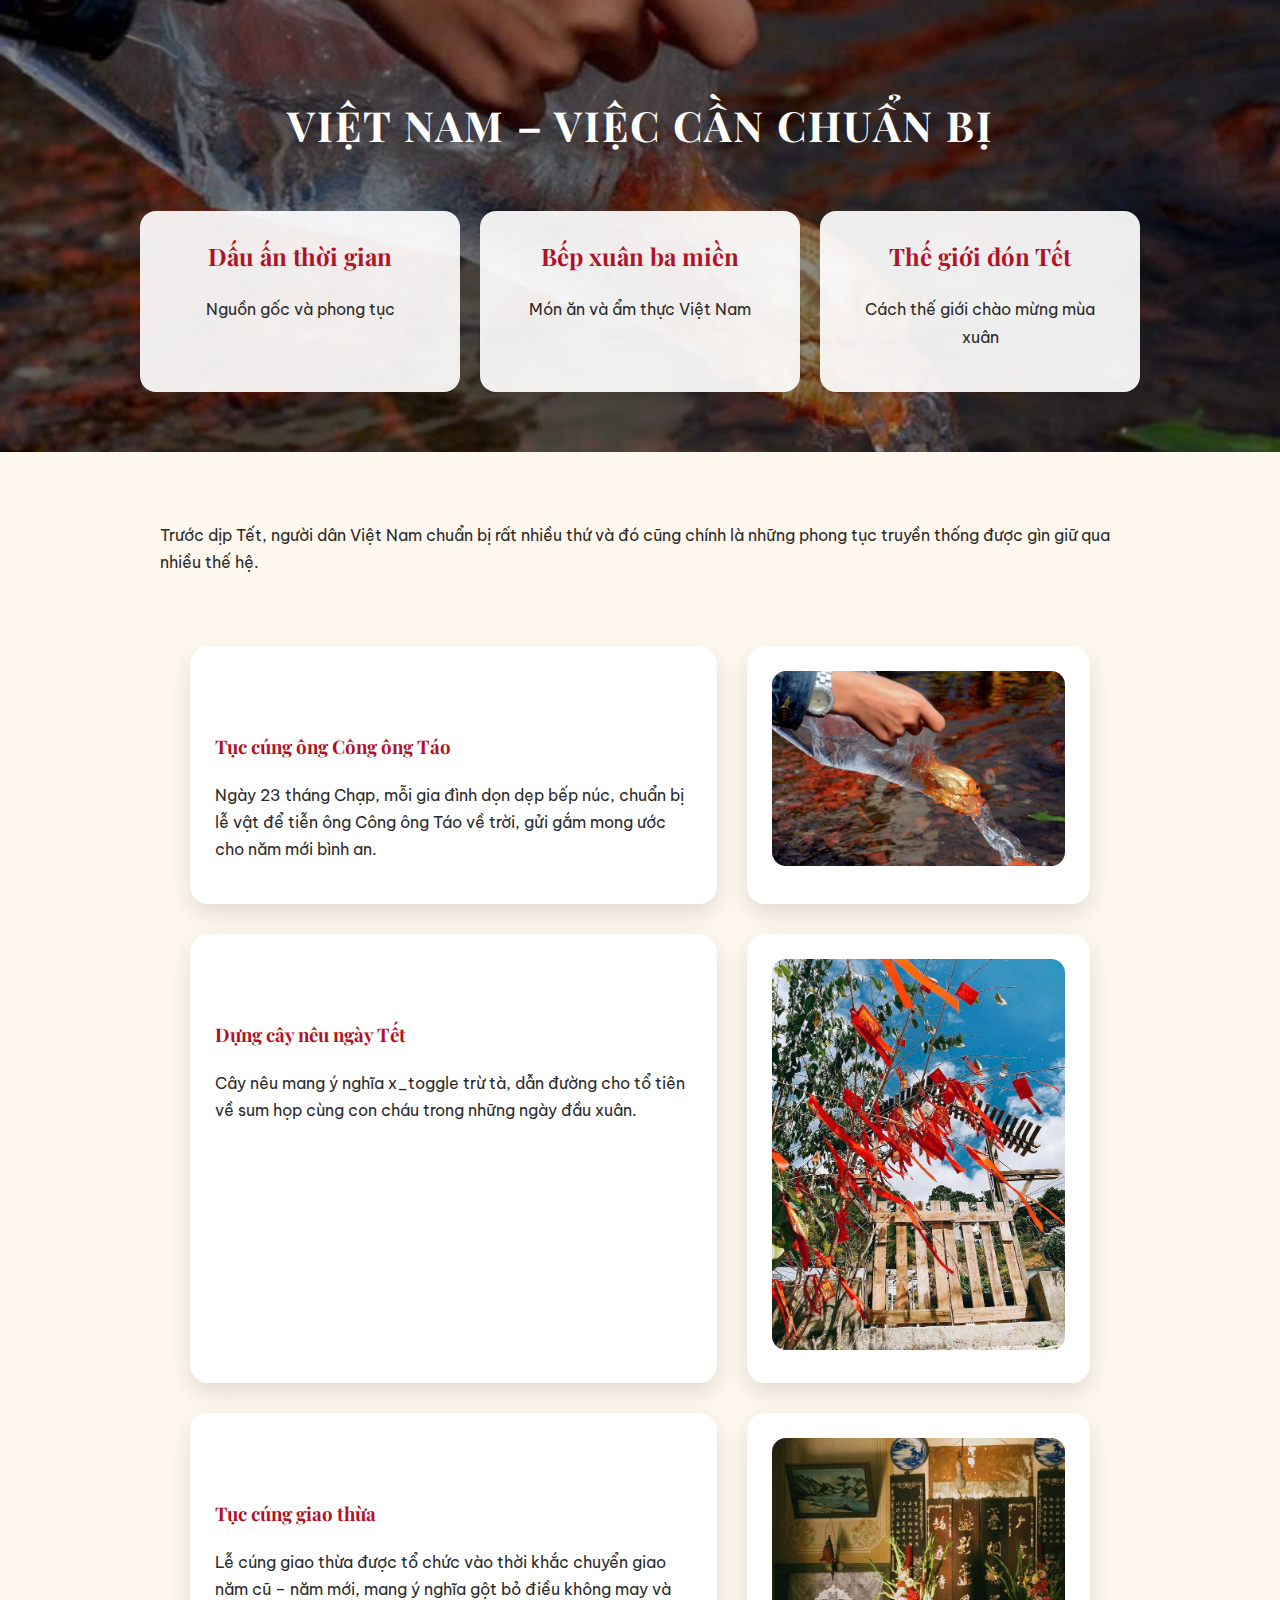
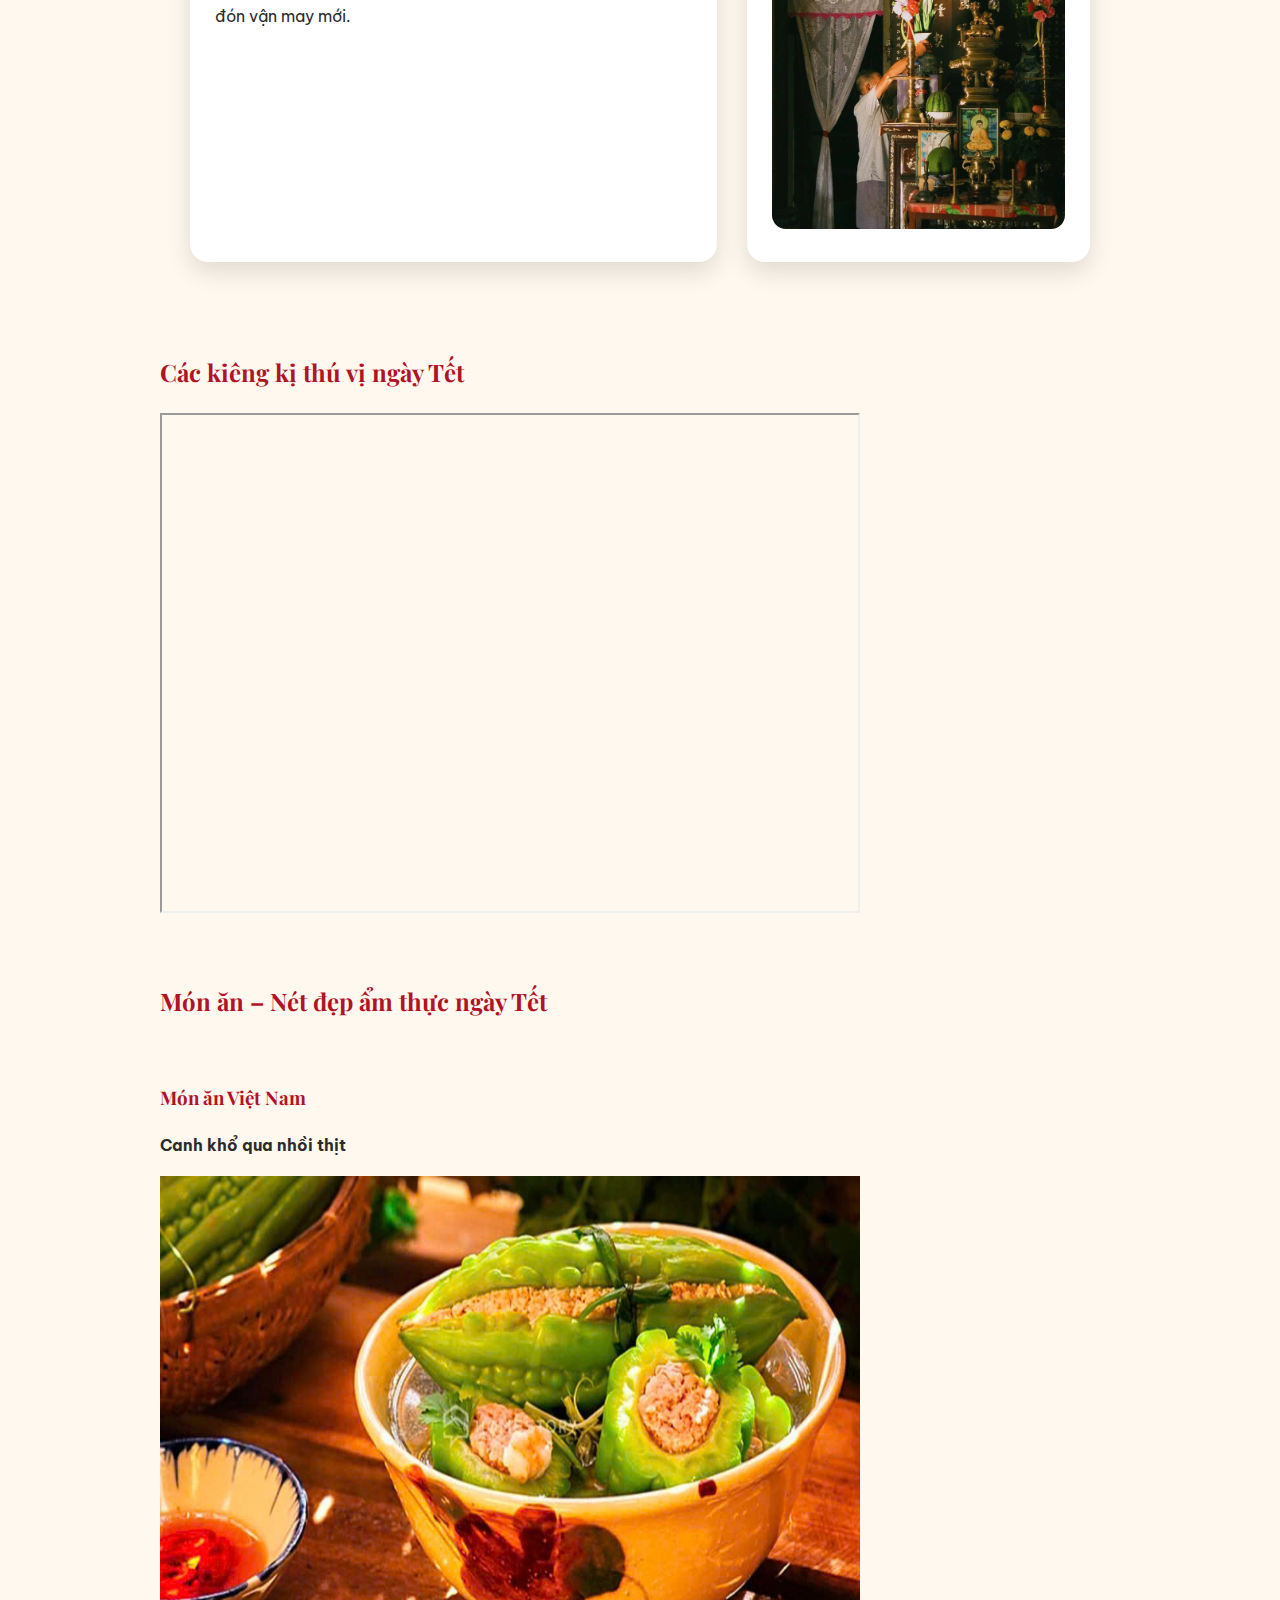
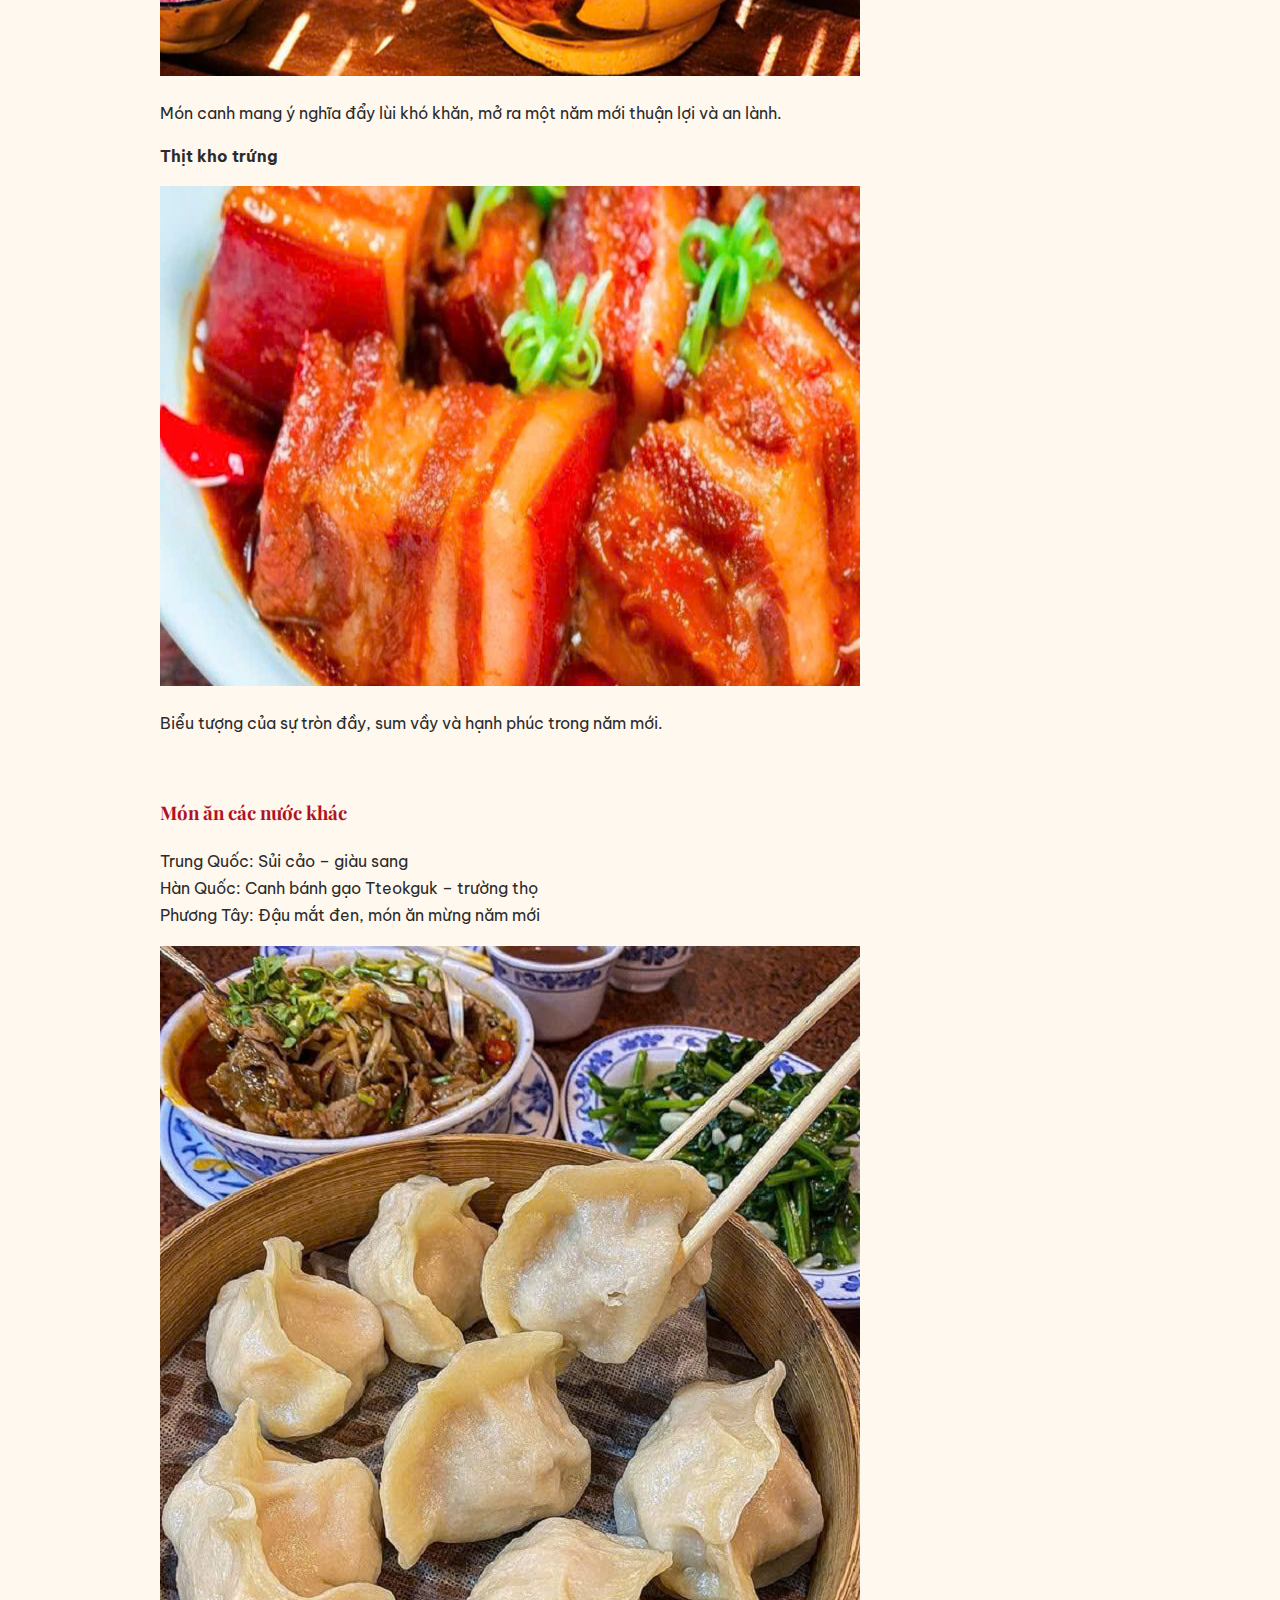
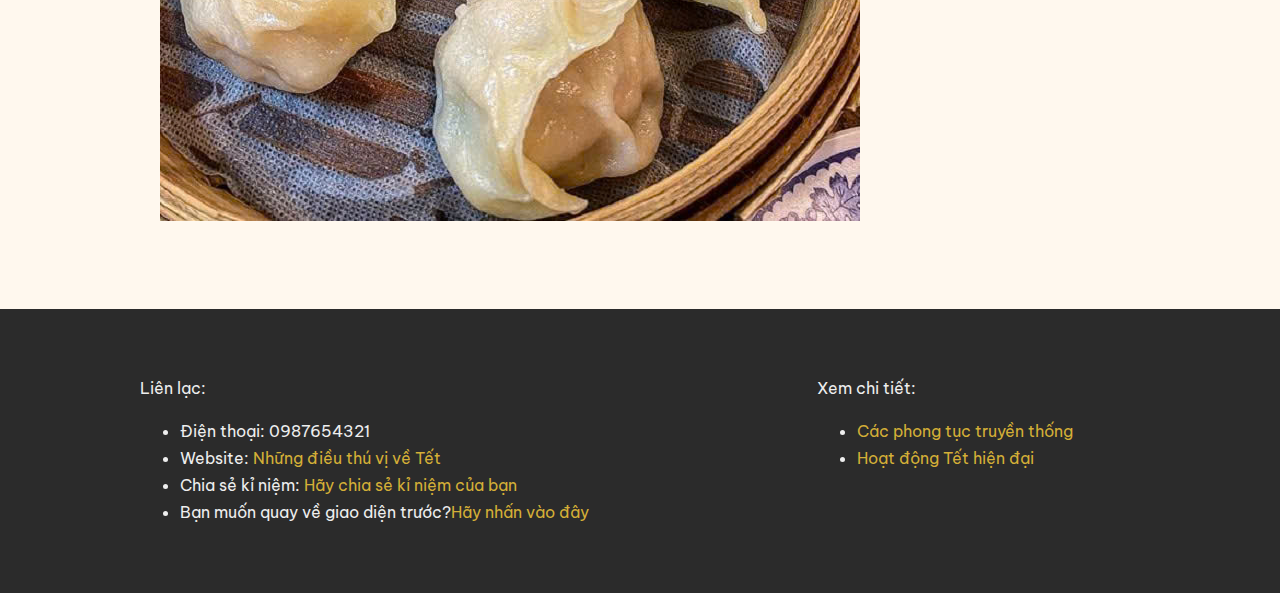
<file: phongtuc2.html>
<!DOCTYPE html>
<html lang="vi">
<head>
  <meta charset="utf-8">
  <meta name="viewport" content="width=device-width, initial-scale=1">
  <title>Việt Nam – Phong tục & Món ăn ngày Tết</title>
  <link href="https://fonts.googleapis.com/css2?family=Playfair+Display:wght@600;700&family=Be+Vietnam+Pro:wght@300;400;500&display=swap" rel="stylesheet">
 <link rel="stylesheet" href="style2.css">
  <style>
    header{
      background:linear-gradient(rgba(0,0,0,.4),rgba(0,0,0,.4)),url('image/cachep.jpg') center/cover no-repeat;
      color:#fff;
      text-align:center;
      padding:90px 20px 60px;
  }
  </style>
</head>
<body>
<header>
  <h1>VIỆT NAM – VIỆC CẦN CHUẨN BỊ</h1>
  <div class="slogan">
    <div class="block">
      <h2>Dấu ấn thời gian</h2>
      <p>Nguồn gốc và phong tục</p>
    </div>
    <div class="block">
      <h2>Bếp xuân ba miền</h2>
      <p>Món ăn và ẩm thực Việt Nam</p>
    </div>
    <div class="block">
      <h2>Thế giới đón Tết</h2>
      <p>Cách thế giới chào mừng mùa xuân</p>
    </div>
  </div>
</header>
<main>
  <p>Trước dịp Tết, người dân Việt Nam chuẩn bị rất nhiều thứ và đó cũng chính là những phong tục truyền thống được gìn giữ qua nhiều thế hệ.</p>
  <table>
    <tr>
      <td class="cell_text">
        <h3>Tục cúng ông Công ông Táo</h3>
        <p>Ngày 23 tháng Chạp, mỗi gia đình dọn dẹp bếp núc, chuẩn bị lễ vật để tiễn ông Công ông Táo về trời, gửi gắm mong ước cho năm mới bình an.</p>
      </td>
      <td class="table-img">
        <img src="image/cachep.jpg" alt="Cúng ông Công ông Táo">
      </td>
    </tr>
    <tr>
      <td class="cell_text">
        <h3>Dựng cây nêu ngày Tết</h3>
        <p>Cây nêu mang ý nghĩa x_toggle trừ tà, dẫn đường cho tổ tiên về sum họp cùng con cháu trong những ngày đầu xuân.</p>
      </td>
      <td class="table-img">
        <img src="image/cayneu.jpg" alt="Cây nêu ngày Tết">
      </td>
    </tr>
    <tr>
      <td class="cell_text">
        <h3>Tục cúng giao thừa</h3>
        <p>Lễ cúng giao thừa được tổ chức vào thời khắc chuyển giao năm cũ – năm mới, mang ý nghĩa gột bỏ điều không may và đón vận may mới.</p>
      </td>
      <td class="table-img">
        <img src="image/giaothua.jpg" alt="Cúng giao thừa">
      </td>
    </tr>
  </table>
  <h2>Các kiêng kị thú vị ngày Tết</h2>
  <iframe src="https://thuvienphapluat.vn/banan/tin-tuc/nhung-dieu-kieng-ki-lam-trong-ngay-tet-am-lich-2025-theo-phong-tuc-cua-nguoi-viet-13343" width="700" height="500"></iframe>
  <h2>Món ăn – Nét đẹp ẩm thực ngày Tết</h2>
  <div class="food">
    <h3>Món ăn Việt Nam</h3>
    <p><strong>Canh khổ qua nhồi thịt</strong></p>
    <img src="image/khoqua.jpg" alt="Canh khổ qua nhồi thịt" width="700" height ="500">
    <p>Món canh mang ý nghĩa đẩy lùi khó khăn, mở ra một năm mới thuận lợi và an lành.</p>
    <p><strong>Thịt kho trứng</strong></p>
    <img src="image/thit.jpg" alt="Thịt kho trứng" width="700" height ="500">
    <p>Biểu tượng của sự tròn đầy, sum vầy và hạnh phúc trong năm mới.</p>
    <h3>Món ăn các nước khác</h3>
    <p>Trung Quốc: Sủi cảo – giàu sang<br>Hàn Quốc: Canh bánh gạo Tteokguk – trường thọ<br>Phương Tây: Đậu mắt đen, món ăn mừng năm mới</p>
    <img src="image/banhxep.jpg" alt="Sủi cảo Trung Quốc">
  </div>
</main>
<footer>
  <div class="row">
    <div style="flex:2">
      <p>Liên lạc:</p>
      <ul>
        <li>Điện thoại: 0987654321</li>
        <li>Website: <a href="index2.html"class="link">Những điều thú vị về Tết</a></li>
        <li>Chia sẻ kỉ niệm: <a href="dangki2.html"class="link">Hãy chia sẻ kỉ niệm của bạn</a></li>
        <li>Bạn muốn quay về giao diện trước?<a href="index.html"class="link">Hãy nhấn vào đây</a></li>
      </ul>
    </div>
    <div style="flex:1">
      <p>Xem chi tiết:</p>
      <ul>    
        <li><a href="phongtuc2.html"class="link">Các phong tục truyền thống</a></li>
        <li><a href="hiendai2.html"class="link">Hoạt động Tết hiện đại</a></li>
      </ul>
    </div>
  </div>
</footer>
</body>
</html>
</file>
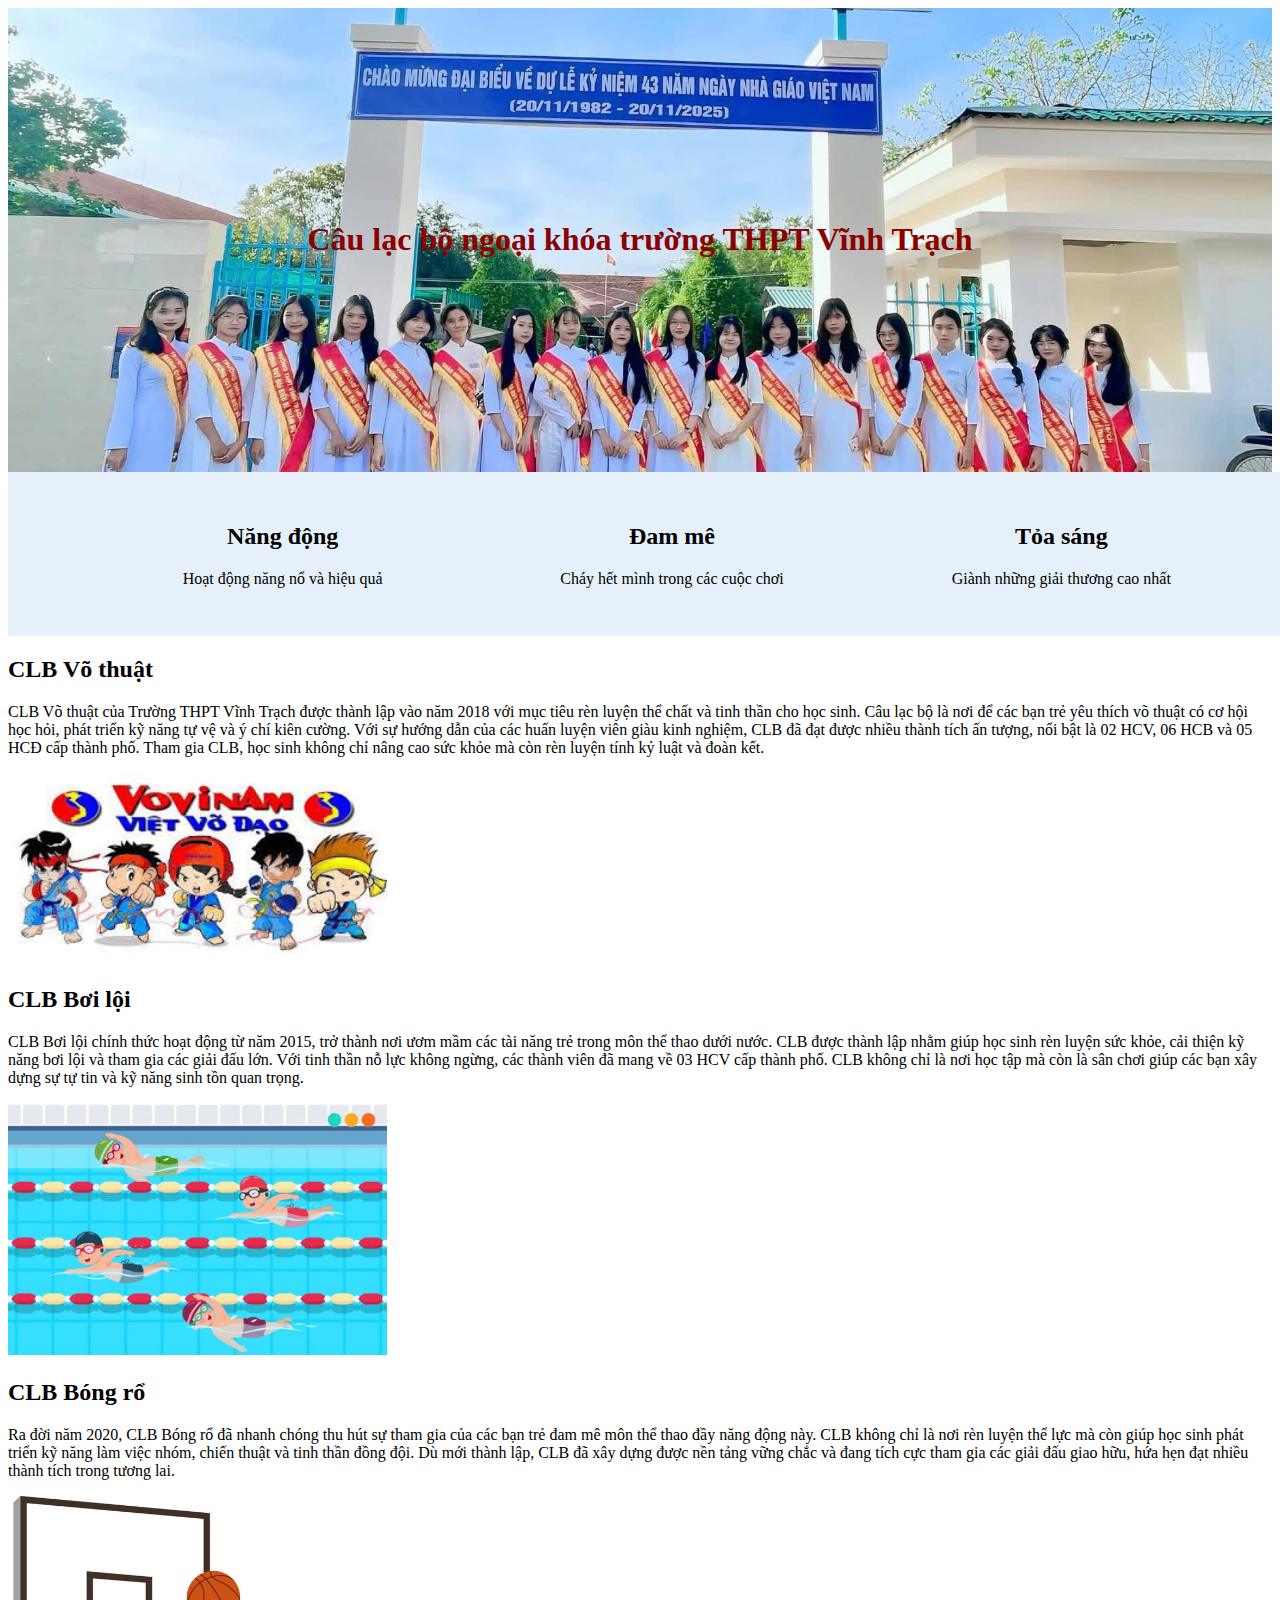
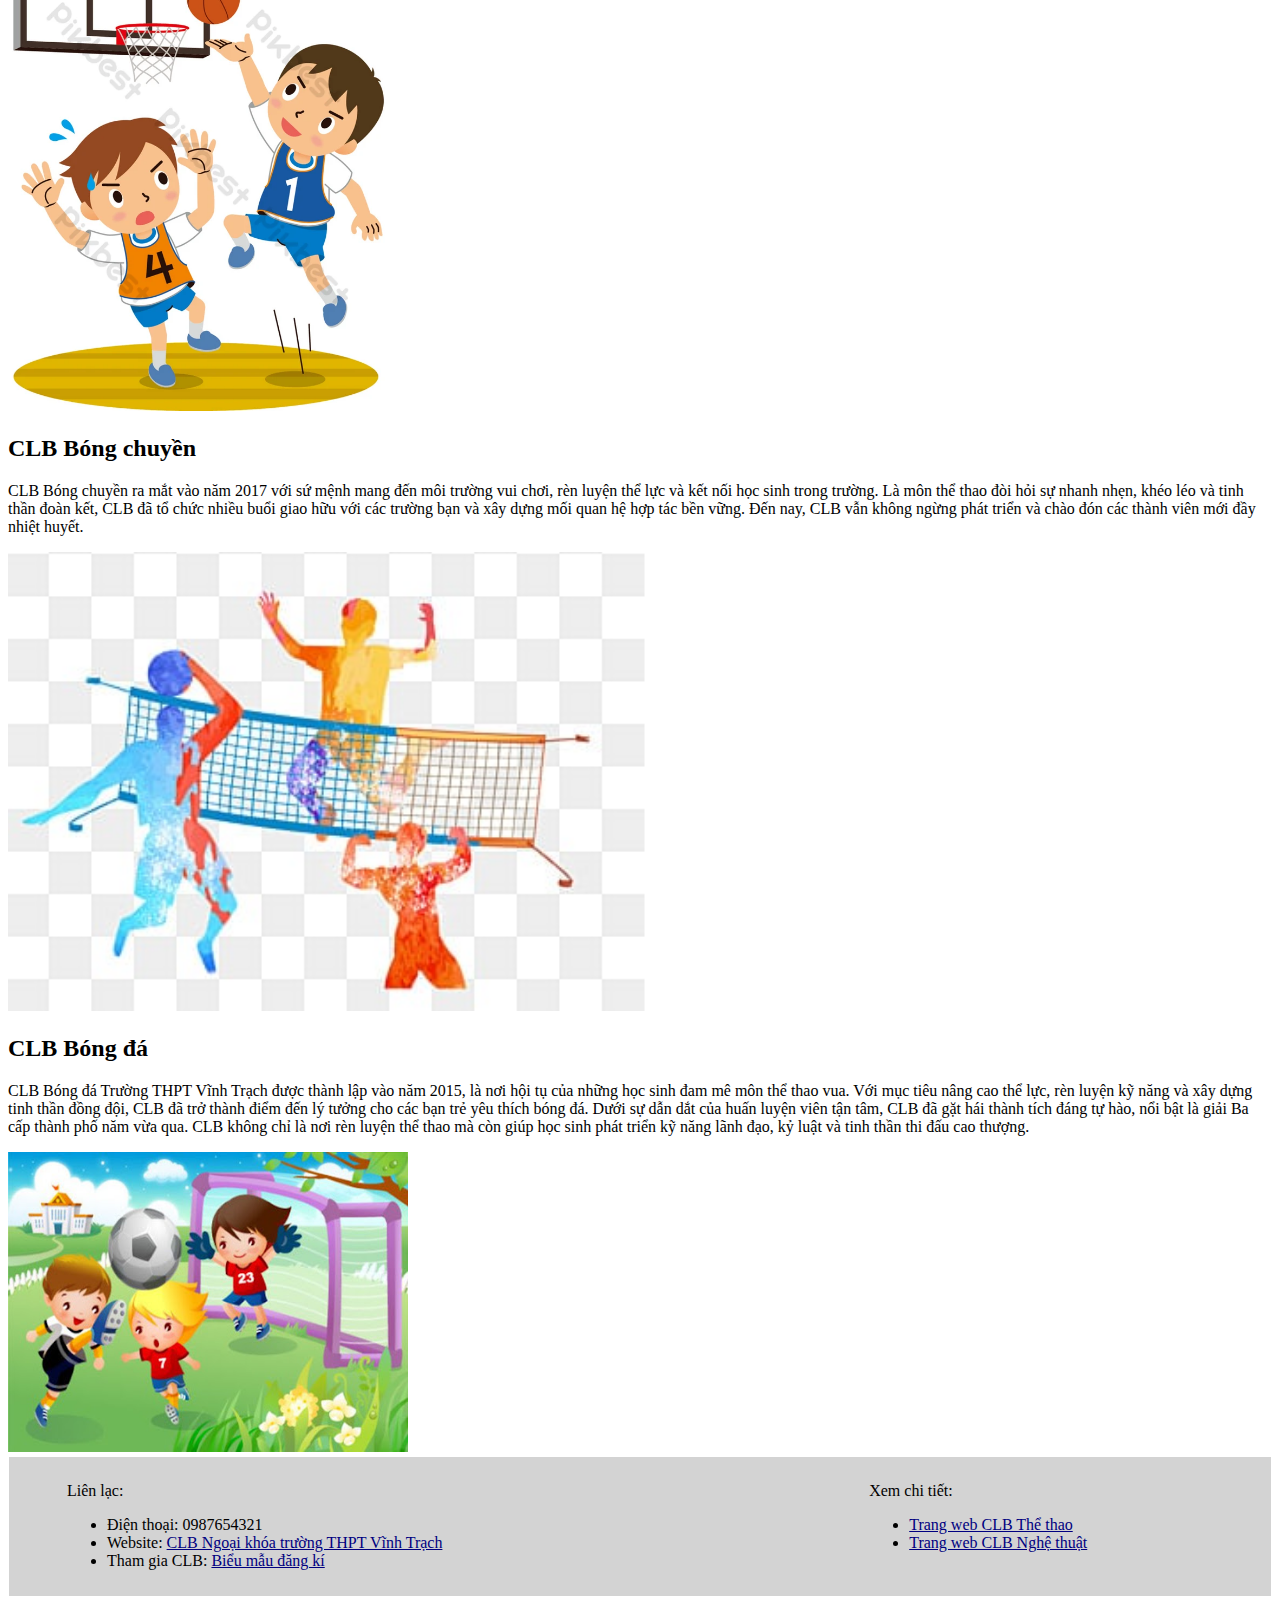
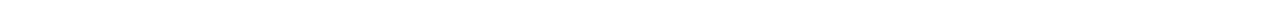
<file: the_thao.html>
<!DOCTYPE html>
<html>
<head>
	<meta charset="utf-8">
	<meta name="viewport" content="width=device-width, initial-scale=1">
	<title> </title>
	<link rel="stylesheet" type="text/css" href="styles.css">
</head>
<body>
<header>
	<div class="banner">
		<h1>Câu lạc bộ ngoại khóa trường THPT Vĩnh Trạch</h1>
	</div>
	<div class="slogan">
		<div class="row">
			<div id="b3a" class="block_3">
				<h2>Năng động</h2>
				<p>Hoạt động năng nổ và hiệu quả</p>
			</div>
			<div id="b3b" class="block_3">
				<h2>Đam mê</h2>
				<p>Cháy hết mình trong các cuộc chơi</p>
			</div>
			<div id="b3c" class="block_3">
				<h2>Tỏa sáng</h2>
				<p>Giành những giải thương cao nhất</p>
			</div>	
		</div>
	</div>
</header>
	<h2>CLB Võ thuật</h2>
	<p>CLB Võ thuật của Trường THPT Vĩnh Trạch được thành lập vào năm 2018 với mục tiêu rèn luyện thể chất và tinh thần cho học sinh. Câu lạc bộ là nơi để các bạn trẻ yêu thích võ thuật có cơ hội học hỏi, phát triển kỹ năng tự vệ và ý chí kiên cường. Với sự hướng dẫn của các huấn luyện viên giàu kinh nghiệm, CLB đã đạt được nhiều thành tích ấn tượng, nổi bật là 02 HCV, 06 HCB và 05 HCĐ cấp thành phố. Tham gia CLB, học sinh không chỉ nâng cao sức khỏe mà còn rèn luyện tính kỷ luật và đoàn kết.</p>
	<img src="images/vovinam.png"alt="Ảnh minh họa" style="width:30%;height: auto;">
	<h2>CLB Bơi lội</h2>
	<p>CLB Bơi lội chính thức hoạt động từ năm 2015, trở thành nơi ươm mầm các tài năng trẻ trong môn thể thao dưới nước. CLB được thành lập nhằm giúp học sinh rèn luyện sức khỏe, cải thiện kỹ năng bơi lội và tham gia các giải đấu lớn. Với tinh thần nỗ lực không ngừng, các thành viên đã mang về 03 HCV cấp thành phố. CLB không chỉ là nơi học tập mà còn là sân chơi giúp các bạn xây dựng sự tự tin và kỹ năng sinh tồn quan trọng.</p>
	<img src="images/boi_loi.png" alt="Ảnh minh họa" style="width:30%;height: auto;">
	<h2>CLB Bóng rổ</h2>
	<p>Ra đời năm 2020, CLB Bóng rổ đã nhanh chóng thu hút sự tham gia của các bạn trẻ đam mê môn thể thao đầy năng động này. CLB không chỉ là nơi rèn luyện thể lực mà còn giúp học sinh phát triển kỹ năng làm việc nhóm, chiến thuật và tinh thần đồng đội. Dù mới thành lập, CLB đã xây dựng được nền tảng vững chắc và đang tích cực tham gia các giải đấu giao hữu, hứa hẹn đạt nhiều thành tích trong tương lai.</p>
	<img src="images/bong_ro.png" alt="Ảnh minh họa" style="width:30%;height: auto;">
	<h2>CLB Bóng chuyền</h2>
	<p>CLB Bóng chuyền ra mắt vào năm 2017 với sứ mệnh mang đến môi trường vui chơi, rèn luyện thể lực và kết nối học sinh trong trường. Là môn thể thao đòi hỏi sự nhanh nhẹn, khéo léo và tinh thần đoàn kết, CLB đã tổ chức nhiều buổi giao hữu với các trường bạn và xây dựng mối quan hệ hợp tác bền vững. Đến nay, CLB vẫn không ngừng phát triển và chào đón các thành viên mới đầy nhiệt huyết.</p>
	<img src="images/bong_chuyen.png" alt="Ảnh minh họa" style="width:50vw;height: auto;">
	<h2>CLB Bóng đá</h2>
	<p>CLB Bóng đá Trường THPT Vĩnh Trạch được thành lập vào năm 2015, là nơi hội tụ của những học sinh đam mê môn thể thao vua. Với mục tiêu nâng cao thể lực, rèn luyện kỹ năng và xây dựng tinh thần đồng đội, CLB đã trở thành điểm đến lý tưởng cho các bạn trẻ yêu thích bóng đá. Dưới sự dẫn dắt của huấn luyện viên tận tâm, CLB đã gặt hái thành tích đáng tự hào, nổi bật là giải Ba cấp thành phố năm vừa qua. CLB không chỉ là nơi rèn luyện thể thao mà còn giúp học sinh phát triển kỹ năng lãnh đạo, kỷ luật và tinh thần thi đấu cao thượng.</p>
	<img src="images/bong_da.png" alt="Ảnh minh họa" width="400" height="300">

<footer>
	<div class="row">
		<div style="width: 60%;">
			<p>Liên lạc:</p>
			<ul>
				<li>Điện thoại: 0987654321</li>
				<li>Website: <a href="index.html" class="link">CLB Ngoại khóa trường THPT Vĩnh Trạch </a></li>
				<li>Tham gia CLB: <a href="dang_ki.html" class="link">Biểu mẫu đăng kí</a></li>
			</ul>
		</div>
		<div style="width: 10%;"></div>
		<div style="width: 30%;">
		<p>Xem chi tiết:</p>
			<ul>
				<li><a href="the_thao.html" class="link">Trang web CLB Thể thao</a></li>
				<li><a href="nghe_thuat.html" class="link">Trang web CLB Nghệ thuật</a></li>
			</ul>
		</div>
	</div>
</footer>
</body>
</html>
</file>
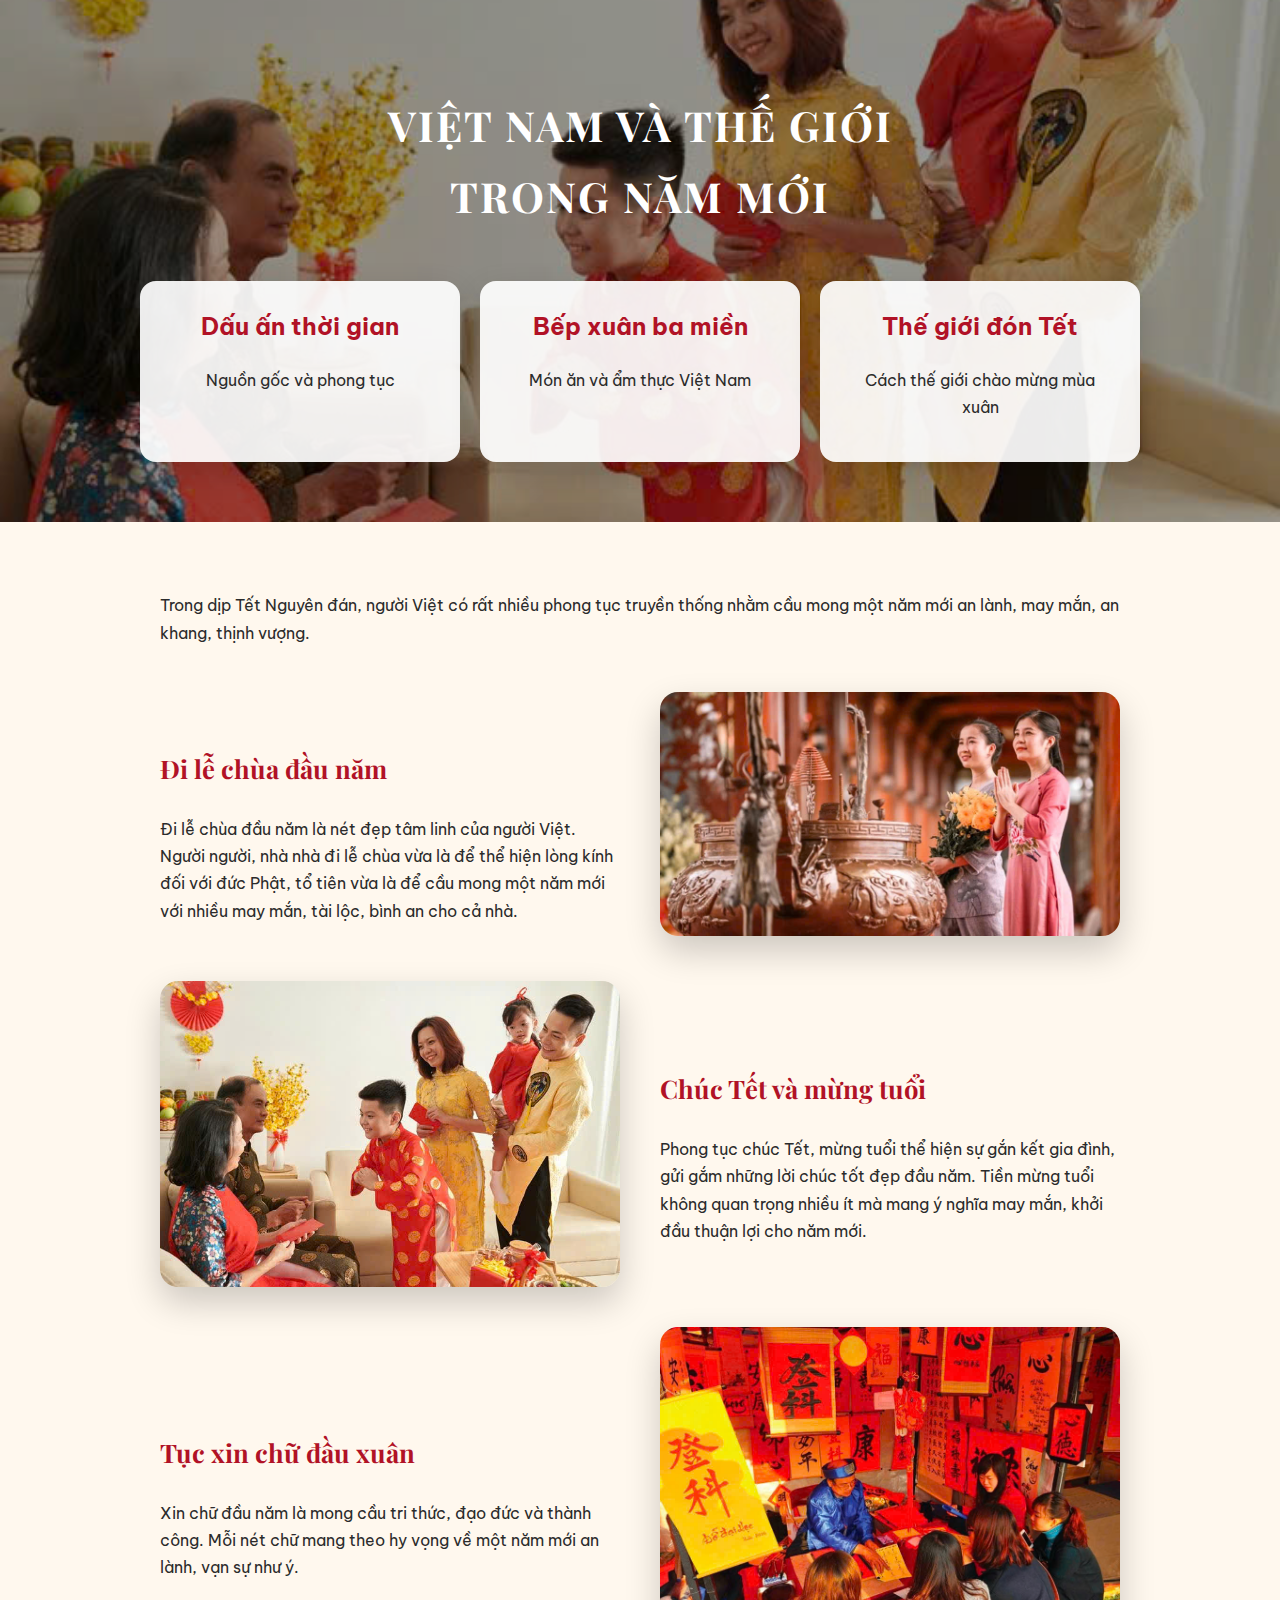
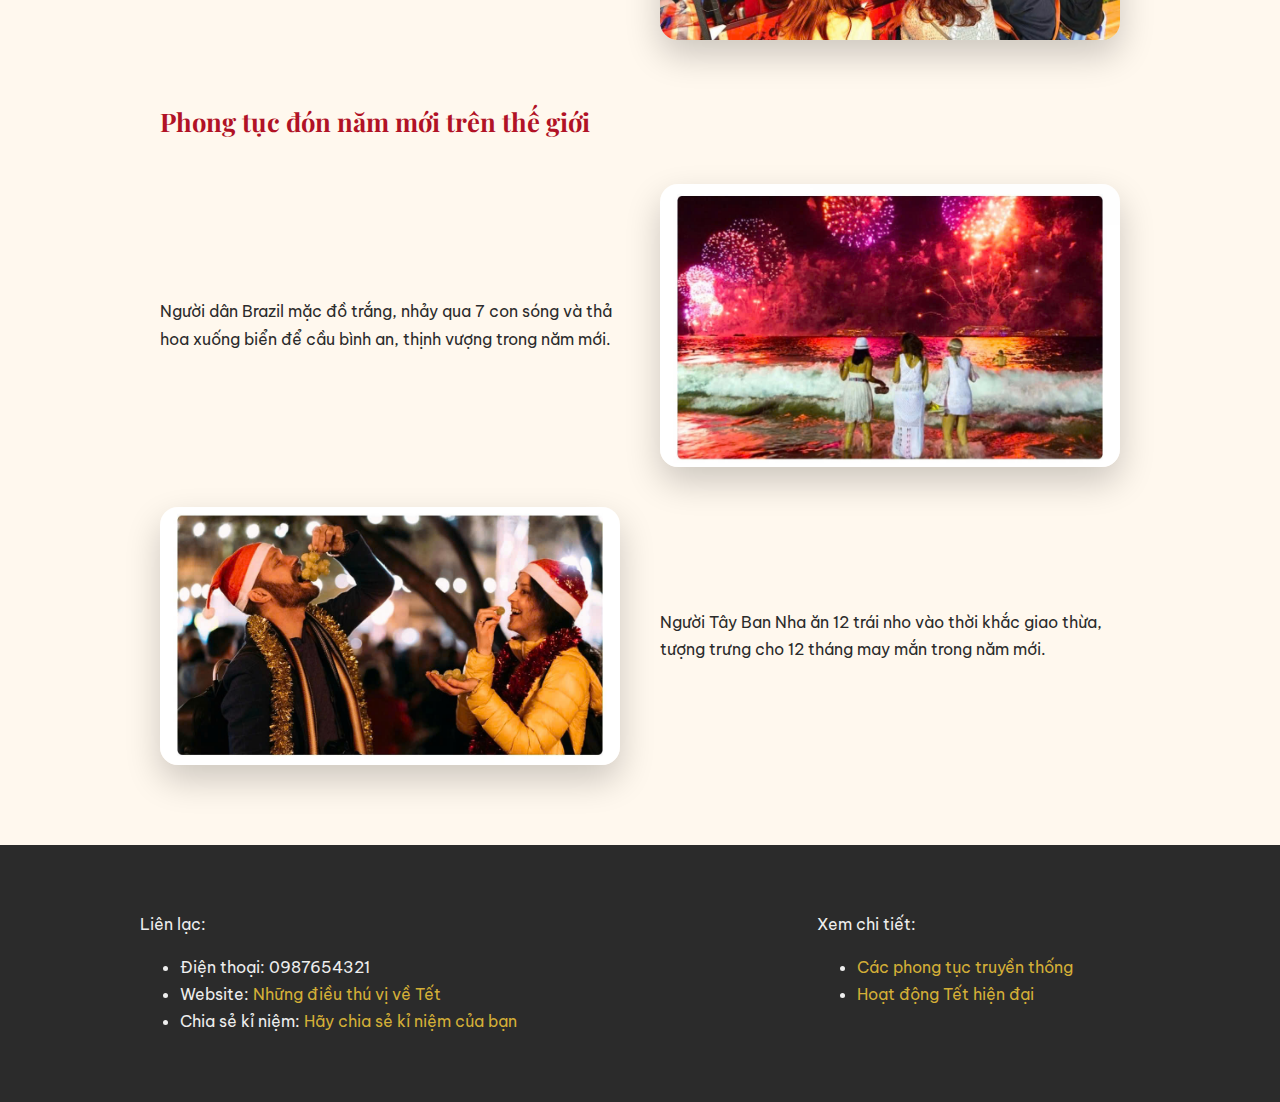
<file: trang_tết_nguyen_dan_thiết_kế_nghệ_thuật (1).html>
<!DOCTYPE html>
<html lang="vi">
<head>
  <meta charset="utf-8">
  <meta name="viewport" content="width=device-width, initial-scale=1">
  <title>Việt Nam và Thế giới trong năm mới</title>
  <link href="https://fonts.googleapis.com/css2?family=Playfair+Display:wght@600;700&family=Be+Vietnam+Pro:wght@300;400;500&display=swap" rel="stylesheet">
  <style>
    :root{
      --red:#b11226;
      --gold:#d4af37;
      --cream:#fff8ee;
      --dark:#2b2b2b;
    }
    *{box-sizing:border-box}
    body{
      margin:0;
      font-family:'Be Vietnam Pro',sans-serif;
      background:var(--cream);
      color:var(--dark);
      line-height:1.7;
    }
    header{
      background:linear-gradient(rgba(0,0,0,.4),rgba(0,0,0,.4)),url('image/chuctet.jpg') center/cover no-repeat;
      color:#fff;
      text-align:center;
      padding:90px 20px 60px;
    }
    header h1{
      font-family:'Playfair Display',serif;
      font-size:2.6rem;
      margin:0;
      letter-spacing:2px;
    }
    .slogan{
      display:grid;
      grid-template-columns:repeat(auto-fit,minmax(220px,1fr));
      gap:20px;
      max-width:1000px;
      margin:50px auto 0;
    }
    .block{
      background:rgba(255,255,255,.92);
      color:var(--dark);
      border-radius:16px;
      padding:25px;
      box-shadow:0 10px 30px rgba(0,0,0,.15);
      transition:.3s;
    }
    .block:hover{transform:translateY(-6px)}
    .block h2{color:var(--red);margin-top:0}
    main{
      max-width:1000px;
      margin:70px auto;
      padding:0 20px;
    }
    h3{
      font-family:'Playfair Display',serif;
      color:var(--red);
      font-size:1.6rem;
      margin-top:60px;
    }
    .section{
      display:grid;
      grid-template-columns:1fr 1fr;
      gap:40px;
      align-items:center;
      margin-top:40px;
    }
    .section:nth-child(even){grid-template-columns:1fr 1fr}
    .section img{
      width:100%;
      border-radius:18px;
      box-shadow:0 15px 35px rgba(0,0,0,.2);
    }
    @media(max-width:768px){
      .section{grid-template-columns:1fr}
    }
    footer{
      background:var(--dark);
      color:#eee;
      padding:50px 20px;
      margin-top:80px;
    }
    footer .row{
      max-width:1000px;
      margin:auto;
      display:flex;
      flex-wrap:wrap;
      gap:30px;
    }
    footer a{color:var(--gold);text-decoration:none}
  </style>
</head>
<body>
<header>
  <h1>VIỆT NAM VÀ THẾ GIỚI<br>TRONG NĂM MỚI</h1>
  <div class="slogan">
    <div class="block">
      <h2>Dấu ấn thời gian</h2>
      <p>Nguồn gốc và phong tục</p>
    </div>
    <div class="block">
      <h2>Bếp xuân ba miền</h2>
      <p>Món ăn và ẩm thực Việt Nam</p>
    </div>
    <div class="block">
      <h2>Thế giới đón Tết</h2>
      <p>Cách thế giới chào mừng mùa xuân</p>
    </div>
  </div>
</header>
<main>
  <p>Trong dịp Tết Nguyên đán, người Việt có rất nhiều phong tục truyền thống nhằm cầu mong một năm mới an lành, may mắn, an khang, thịnh vượng.</p>
  <div class="section">
    <div>
      <h3>Đi lễ chùa đầu năm</h3>
      <p>Đi lễ chùa đầu năm là nét đẹp tâm linh của người Việt. Người người, nhà nhà đi lễ chùa vừa là để thể hiện lòng kính đối với đức Phật, tổ tiên vừa là để cầu mong một năm mới với nhiều may mắn, tài lộc, bình an cho cả nhà.</p>
    </div>
    <img src="image/chua.jpg" alt="Đi lễ chùa đầu năm">
  </div>
  <div class="section">
    <img src="image/chuctet.jpg" alt="Chúc Tết và mừng tuổi">
    <div>
      <h3>Chúc Tết và mừng tuổi</h3>
      <p>Phong tục chúc Tết, mừng tuổi thể hiện sự gắn kết gia đình, gửi gắm những lời chúc tốt đẹp đầu năm. Tiền mừng tuổi không quan trọng nhiều ít mà mang ý nghĩa may mắn, khởi đầu thuận lợi cho năm mới.</p>
    </div>
  </div>
  <div class="section">
    <div>
      <h3>Tục xin chữ đầu xuân</h3>
      <p>Xin chữ đầu năm là mong cầu tri thức, đạo đức và thành công. Mỗi nét chữ mang theo hy vọng về một năm mới an lành, vạn sự như ý.</p>
    </div>
    <img src="image/chu.jpg" alt="Tục xin chữ đầu năm">
  </div>
  <h3>Phong tục đón năm mới trên thế giới</h3>
  <div class="section">
    <div>
      <p>Người dân Brazil mặc đồ trắng, nhảy qua 7 con sóng và thả hoa xuống biển để cầu bình an, thịnh vượng trong năm mới.</p>
    </div>
    <img src="image/song.jpg" alt="Brazil đón năm mới">
  </div>
  <div class="section">
    <img src="image/nho2.jpg" alt="Tây Ban Nha ăn nho ngày đầu năm">
    <div>
      <p>Người Tây Ban Nha ăn 12 trái nho vào thời khắc giao thừa, tượng trưng cho 12 tháng may mắn trong năm mới.</p>
    </div>
  </div>
</main>
<footer>
  <div class="row">
    <div style="flex:2">
      <p>Liên lạc:</p>
      <ul>
        <li>Điện thoại: 0987654321</li>
        <li>Website: <a href="index.html">Những điều thú vị về Tết</a></li>
        <li>Chia sẻ kỉ niệm: <a href="dang_ki.html">Hãy chia sẻ kỉ niệm của bạn</a></li>
      </ul>
    </div>
    <div style="flex:1">
      <p>Xem chi tiết:</p>
      <ul>
        <li><a href="phongtuc-monan.html">Các phong tục truyền thống</a></li>
        <li><a href="hiendai.html">Hoạt động Tết hiện đại</a></li>
      </ul>
    </div>
  </div>
</footer>
</body>
</html>
</file>
<file: styles.css>
.banner {
    background: url("images/banner.png") no-repeat center center;
    background-size: cover; /*Hình ảnh có thể bị cắt để lấp đầy toàn bộ phần tử*/
    padding-top: 12rem;
    padding-bottom: 12rem;
    text-align: center !important;
    color: darkred; !important;
}
.slogan {
    background-color: rgb(230, 240, 250) !important;
    text-align: center !important;
 	width: 100%;
    padding-right: 2rem;
    padding-left: 2rem;
    padding-top: 2rem;
    padding-bottom: 2rem;
}
.slogan-h2{
    font-size: 120%;
}
.row {
    display: flex;
    flex-wrap: wrap;
    margin-top: -1px;  
    max-width: 100%;
    padding-right: 3rem;
    padding-left: 3rem;
}
.block_3 {
    flex: 0 0 auto;
    width: 33.33333%;
}
div#b3a:hover{
    font-size: 120%;
    color: red;
}
div#b3b:hover{
    font-size: 120%;
    color: red;
}
div#b3c:hover{
    font-size: 120%;
    color: red;
}
table
{
	width: 90%;
	margin: 0 auto;
}
.cell_img {
	width: 50%;
}
.cell_text {
	width: 50%; padding-left: 5rem;
}
.img {
	width: 100%; 
	height: 100%;
}
.img_tv {
    width: 50%; 
    height: 50%;
    /*text-align: center;*/
    margin: 0 auto;
}
.menu {
	font-size:120%; 
	text-decoration: none;
}
.cell {
	text-align: justify; 
	padding: 1.5em;
}
footer {
	background-color: lightgrey; 
	margin: 1px; 
	padding: 10px;
}
.link {
	color: navy; 
	text-align: left;
}
a:hover{
    color: magenta;
}
</file>
<file: style2.css>
/* ==============================
   CSS DÙNG CHUNG CHO TOÀN BỘ WEBSITE TẾT
   Tác dụng: đồng bộ màu sắc, bố cục, hiệu ứng
   Áp dụng cho: index, hiendai, phongtuc, dang_ki
   ============================== */

/* ===== 1. BIẾN MÀU & THIẾT LẬP CHUNG ===== */
:root{
  --red:#b11226;          /* Màu đỏ Tết chủ đạo */
  --gold:#d4af37;         /* Màu vàng nhấn */
  --cream:#fff8ee;        /* Nền sáng */
  --dark:#2b2b2b;         /* Màu chữ chính */
}

*{ box-sizing:border-box; }

body{
  margin:0;
  font-family:'Be Vietnam Pro',sans-serif;
  background:var(--cream);
  color:var(--dark);
  line-height:1.7;
}

/* ===== 2. HEADER & TIÊU ĐỀ TRANG ===== */
header{
  color:#fff;
  text-align:center;
  padding:90px 20px 60px;
}

header h1{
  font-family:'Playfair Display',serif;
  font-size:2.6rem;
  margin:0;
  letter-spacing:2px;
}

/* Header riêng cho từng trang */
.header-index{ background:linear-gradient(rgba(0,0,0,.4),rgba(0,0,0,.4)),url('image/tetnd.jpg') center/cover no-repeat; }
.header-hiendai{ background:linear-gradient(rgba(0,0,0,.4),rgba(0,0,0,.4)),url('image/chuctet.jpg') center/cover no-repeat; }
.header-phongtuc{ background:linear-gradient(rgba(0,0,0,.4),rgba(0,0,0,.4)),url('image/cachep.jpg') center/cover no-repeat; }
.header-form{ background:linear-gradient(rgba(255,248,238,.95),rgba(255,248,238,.95)),url('image/chuctet.jpg') center/cover fixed no-repeat; color:var(--dark); }

/* ===== 3. SLOGAN (3 KHỐI GIỚI THIỆU) ===== */
.slogan{
  display:grid;
  grid-template-columns:repeat(auto-fit,minmax(220px,1fr));
  gap:20px;
  max-width:1000px;
  margin:50px auto 0;
}

/* block: mỗi ô trong slogan (phần nhấn vào và có hiệu ứng) */
.block{
  background:rgba(255,255,255,.92);
  color:var(--dark);
  border-radius:16px;
  padding:25px;
  box-shadow:0 10px 30px rgba(0,0,0,.15);
  transition:transform .3s ease; /* hiệu ứng hover */
}

.block:hover{
  transform:translateY(-6px);
}

.block h2{
  color:var(--red);
  margin-top:0;
}

/* ===== 4. KHU VỰC NỘI DUNG CHÍNH ===== */
main{
  max-width:1000px;
  margin:70px auto;
  padding:0 20px;
}

h2, h3{
  font-family:'Playfair Display',serif;
  color:var(--red);
  margin-top:60px;
}

/* ===== 5. SECTION 2 CỘT (trang hiendai) ===== */
.section{
  display:grid;
  grid-template-columns:1fr 1fr;
  gap:40px;
  align-items:center;
  margin-top:40px;
}

.section img{
  width:100%;
  border-radius:18px;
  box-shadow:0 15px 35px rgba(0,0,0,.2);
}

@media(max-width:768px){
  .section{ grid-template-columns:1fr; }
}

/* ===== 6. BẢNG (trang phong tục) ===== */
table{
  width:100%;
  border-spacing:30px;
  margin-top:40px;
}

td{
  background:#fff;
  padding:25px;
  border-radius:18px;
  vertical-align:top;
  box-shadow:0 10px 25px rgba(0,0,0,.12);
}

/* Ảnh trong bảng */
.table-img{ overflow:hidden; }

.table-img img{
  width:100%;
  border-radius:14px;
  transition:transform .4s ease;
}

.table-img img:hover{
  transform:scale(1.08); /* phóng to khi đưa chuột vào */
}

/* ===== 7. FORM (trang đăng ký) ===== */
.container{
  max-width:900px;
  margin:80px auto;
  padding:0 20px;
}

.form-card{
  background:#fff;
  border-radius:22px;
  padding:40px;
  box-shadow:0 20px 40px rgba(0,0,0,.18);
}

input, textarea{
  width:100%;
  padding:10px 14px;
  border-radius:12px;
  border:1px solid #ccc;
  font-family:inherit;
}

button{
  background:var(--red);
  color:#fff;
  border:none;
  padding:12px 28px;
  border-radius:30px;
  cursor:pointer;
  transition:.3s;
}

button:hover{ background:#8f0f1f; }

/* ===== 8. FOOTER ===== */
footer{
  background:var(--dark);
  color:#eee;
  padding:50px 20px;
  margin-top:80px;
}

footer .row{
  max-width:1000px;
  margin:auto;
  display:flex;
  flex-wrap:wrap;
  gap:30px;
}

footer a{
  color:var(--gold);
  text-decoration:none;
}
</file>
